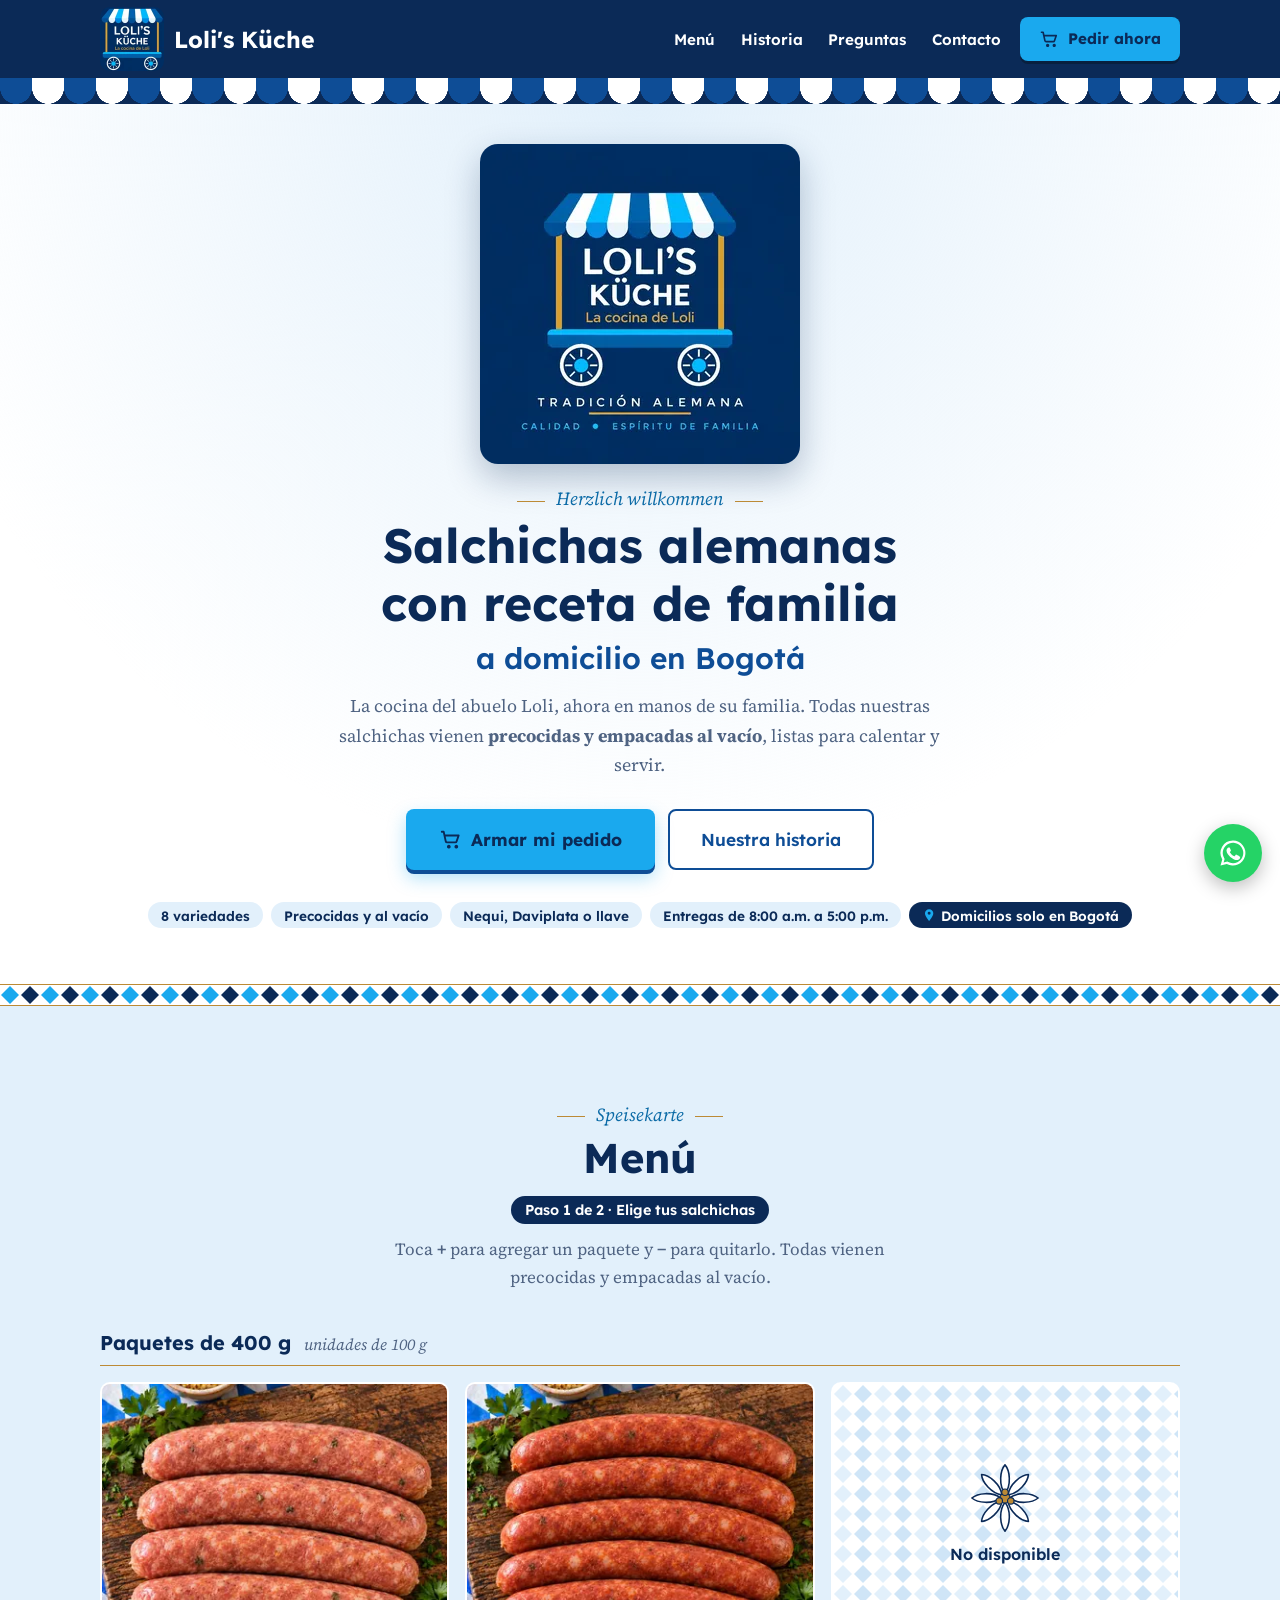
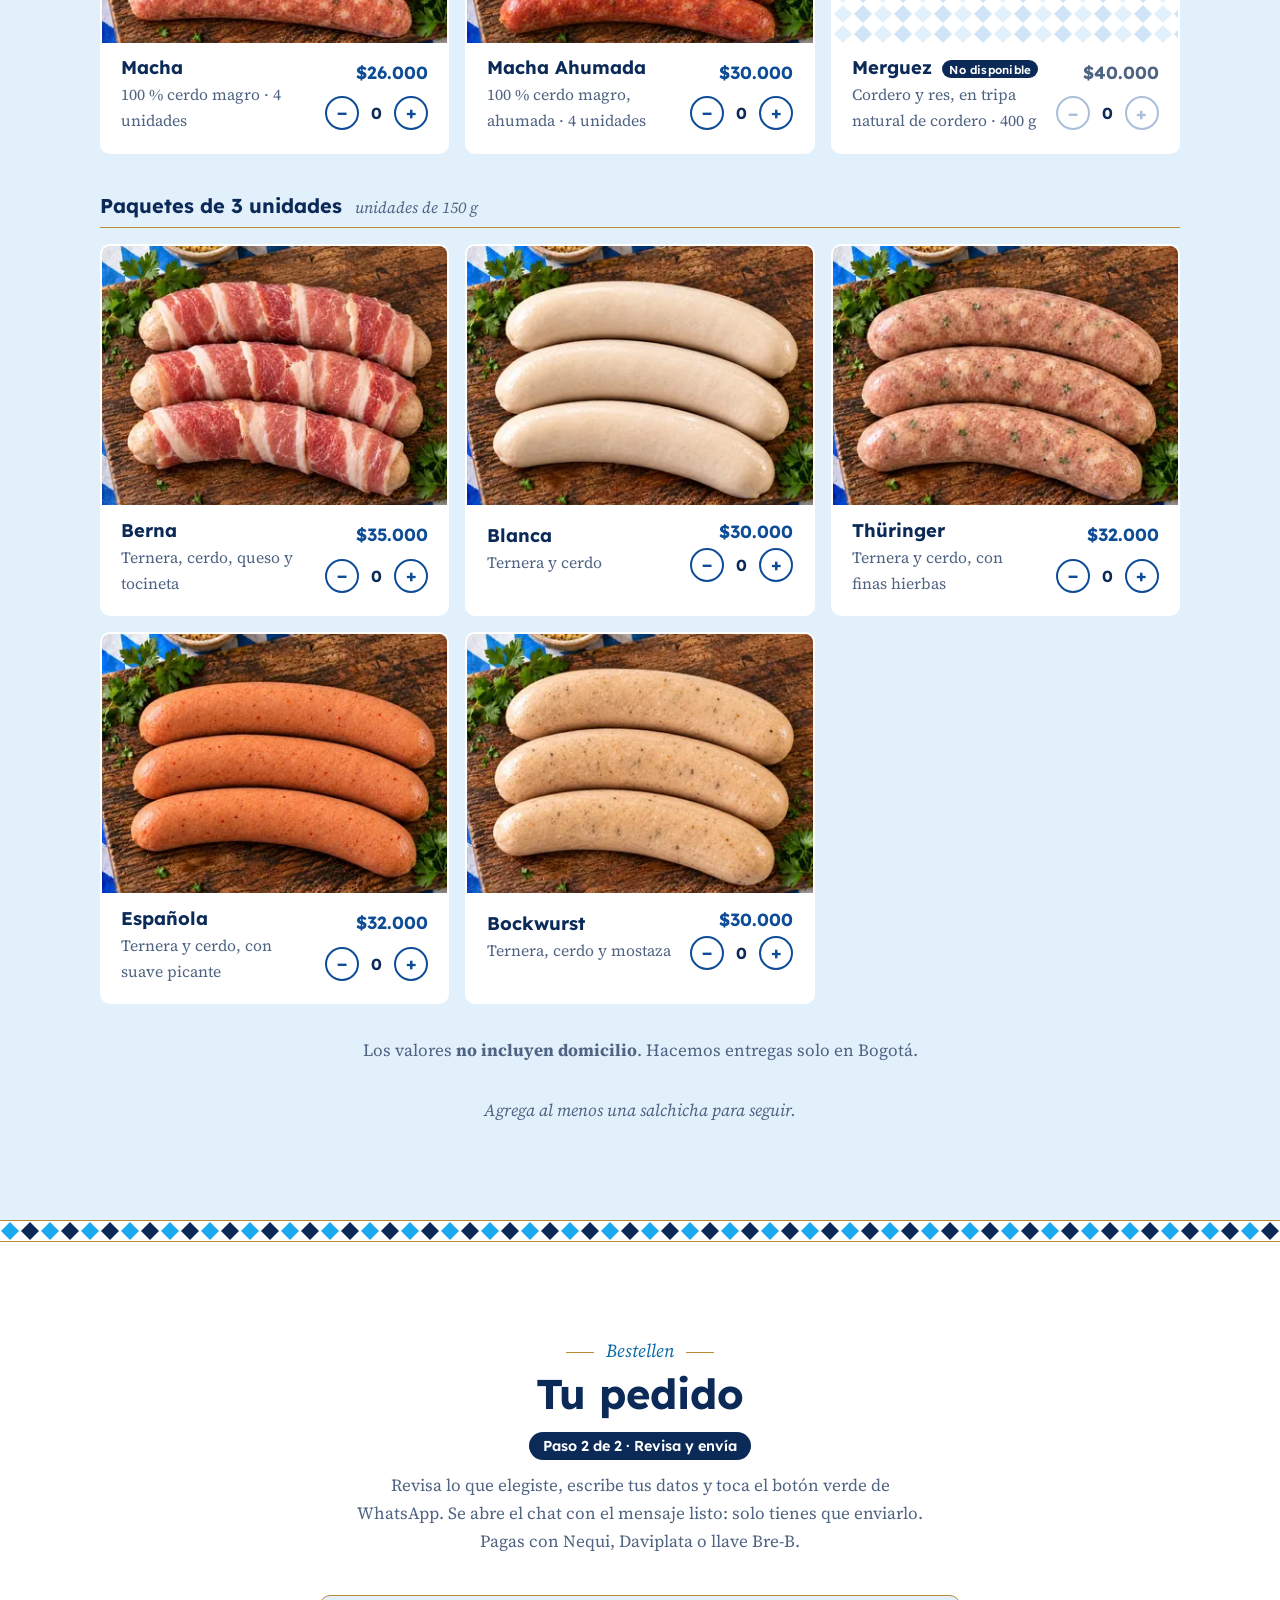
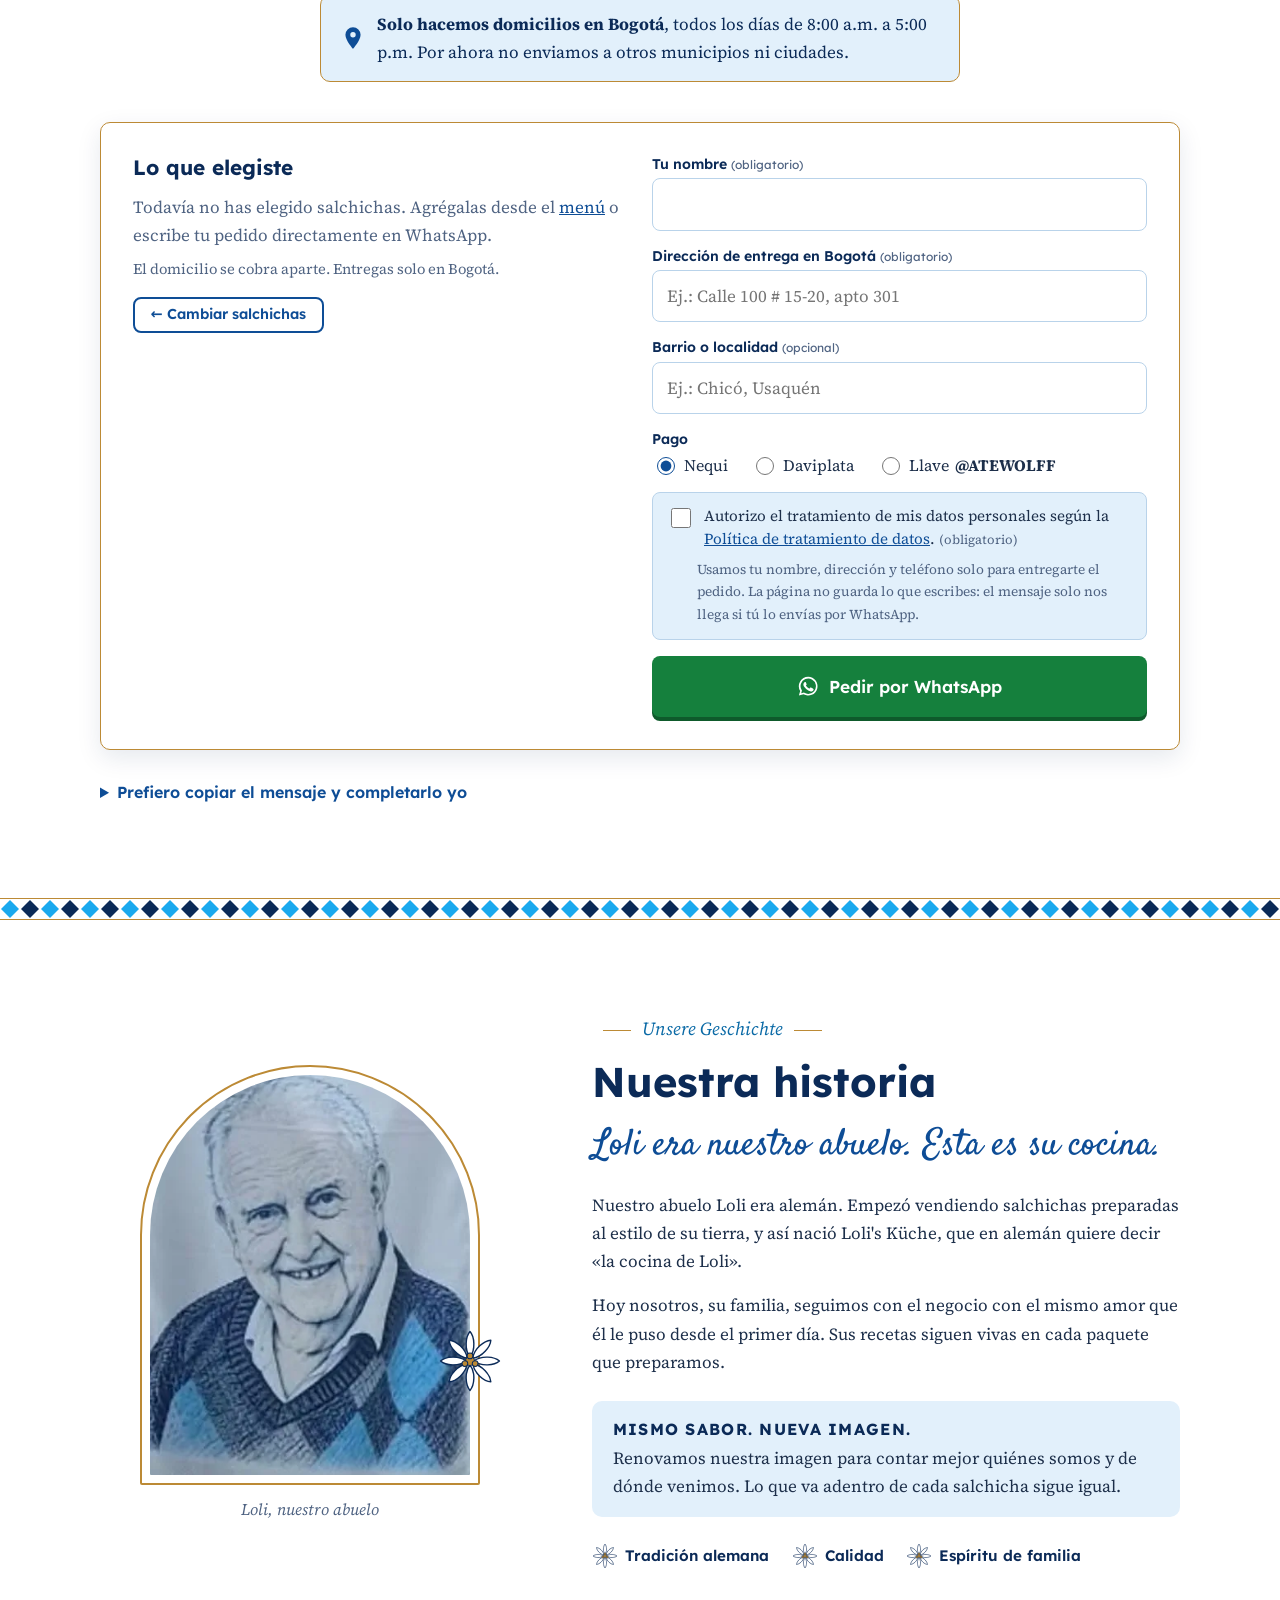
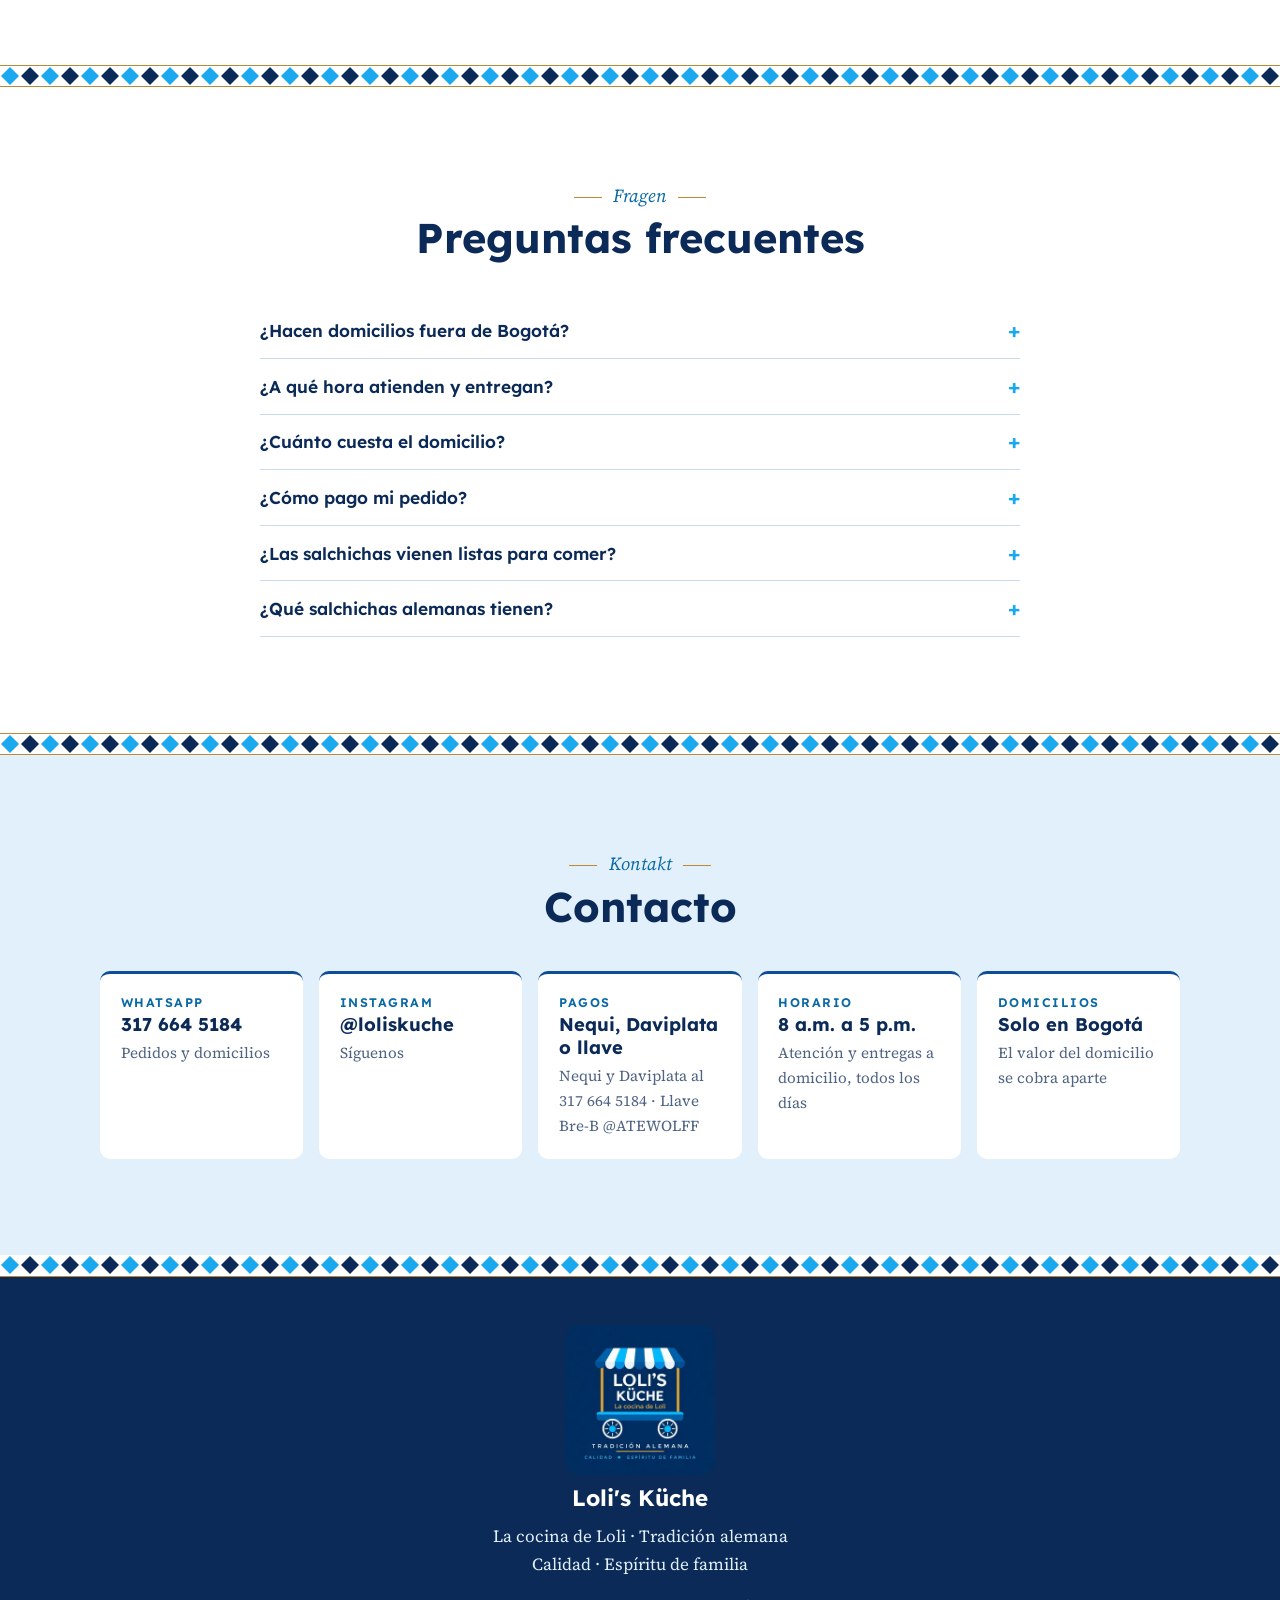
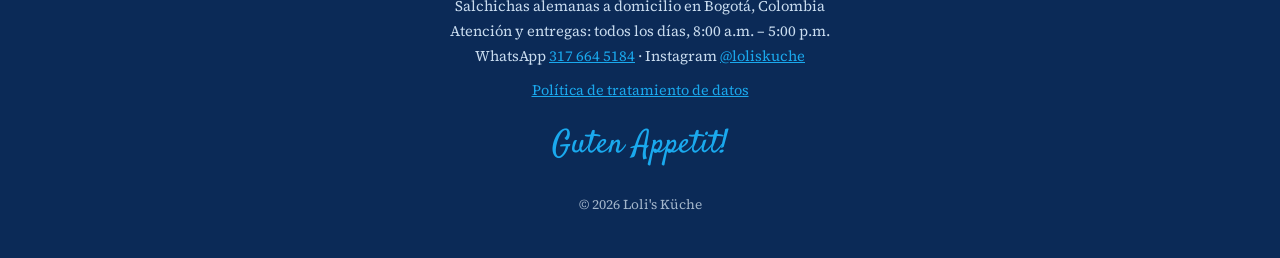
<file: index.html>
<!DOCTYPE html>
<html lang="es-CO">
<head>
  <meta charset="utf-8">
  <meta name="viewport" content="width=device-width, initial-scale=1">
  <title>Salchichas alemanas a domicilio en Bogotá | Loli's Küche</title>
  <meta name="description" content="Salchichas alemanas con receta de familia: Thüringer, Bockwurst, Berna, Merguez y más. Precocidas y al vacío. Domicilios en Bogotá. Pide por WhatsApp.">
  <meta name="robots" content="index, follow">
  <!-- Dirección oficial: https://loliskuche.com/ (cambiarla aquí, en el JSON-LD y en sitemap.xml si cambia) -->
  <link rel="canonical" href="https://loliskuche.com/">
  <meta name="theme-color" content="#0B2A57">
  <meta name="geo.region" content="CO-DC">
  <meta name="geo.placename" content="Bogotá">

  <meta property="og:type" content="website">
  <meta property="og:locale" content="es_CO">
  <meta property="og:site_name" content="Loli's Küche">
  <meta property="og:title" content="Salchichas alemanas a domicilio en Bogotá | Loli's Küche">
  <meta property="og:description" content="La cocina del abuelo Loli: salchichas alemanas con receta de familia, precocidas y al vacío. Pide por WhatsApp y paga con Nequi, Daviplata o llave Bre-B.">
  <meta property="og:url" content="https://loliskuche.com/">
  <meta property="og:image" content="https://loliskuche.com/img/marca/og-image.jpg">
  <meta property="og:image:width" content="1200">
  <meta property="og:image:height" content="630">
  <meta property="og:image:alt" content="Logo de Loli's Küche, salchichas alemanas en Bogotá">
  <meta name="twitter:card" content="summary_large_image">

  <link rel="icon" href="img/marca/logo-mark.png" type="image/png">
  <link rel="apple-touch-icon" href="img/marca/logo-mark.png">
  <link rel="preload" as="image" href="img/marca/logo-640.webp" imagesrcset="img/marca/logo-320.webp 320w, img/marca/logo-640.webp 640w" imagesizes="(max-width: 760px) 56vw, 320px" fetchpriority="high">

  <script type="application/ld+json">
  {
    "@context": "https://schema.org",
    "@type": "FoodEstablishment",
    "@id": "https://loliskuche.com/#negocio",
    "name": "Loli's Küche",
    "alternateName": "La cocina de Loli",
    "description": "Salchichas alemanas con receta de familia, precocidas y empacadas al vacío, con domicilio en Bogotá.",
    "url": "https://loliskuche.com/",
    "logo": "https://loliskuche.com/img/marca/logo.png",
    "image": "https://loliskuche.com/img/marca/og-image.jpg",
    "telephone": "+57 317 664 5184",
    "servesCuisine": "Alemana",
    "priceRange": "$26.000 - $40.000 COP",
    "currenciesAccepted": "COP",
    "paymentAccepted": "Nequi, Daviplata, Bre-B",
    "address": {
      "@type": "PostalAddress",
      "addressLocality": "Bogotá",
      "addressRegion": "Bogotá D.C.",
      "addressCountry": "CO"
    },
    "areaServed": { "@type": "City", "name": "Bogotá" },
    "openingHoursSpecification": [
      {
        "@type": "OpeningHoursSpecification",
        "dayOfWeek": ["Monday", "Tuesday", "Wednesday", "Thursday", "Friday", "Saturday", "Sunday"],
        "opens": "08:00",
        "closes": "17:00"
      }
    ],
    "sameAs": ["https://www.instagram.com/loliskuche/"],
    "hasMenu": {
      "@type": "Menu",
      "name": "Speisekarte",
      "inLanguage": "es-CO",
      "hasMenuSection": [
        {
          "@type": "MenuSection",
          "name": "Paquetes de 400 g",
          "hasMenuItem": [
            { "@type": "MenuItem", "name": "Macha", "image": "https://loliskuche.com/img/salchichas/macha.jpg", "description": "100 % cerdo magro · 4 unidades de 100 g", "offers": { "@type": "Offer", "price": "26000", "priceCurrency": "COP" } },
            { "@type": "MenuItem", "name": "Macha Ahumada", "image": "https://loliskuche.com/img/salchichas/macha-ahumada.jpg", "description": "100 % cerdo magro, ahumada · 4 unidades de 100 g", "offers": { "@type": "Offer", "price": "30000", "priceCurrency": "COP" } },
            { "@type": "MenuItem", "name": "Merguez", "description": "Cordero y res, en tripa natural de cordero · 400 g", "offers": { "@type": "Offer", "price": "40000", "priceCurrency": "COP", "availability": "https://schema.org/OutOfStock" } }
          ]
        },
        {
          "@type": "MenuSection",
          "name": "Paquetes de 3 unidades de 150 g",
          "hasMenuItem": [
            { "@type": "MenuItem", "name": "Berna", "image": "https://loliskuche.com/img/salchichas/berna.jpg", "description": "Ternera, cerdo, queso y tocineta", "offers": { "@type": "Offer", "price": "35000", "priceCurrency": "COP" } },
            { "@type": "MenuItem", "name": "Blanca", "image": "https://loliskuche.com/img/salchichas/blanca.jpg", "description": "Ternera y cerdo", "offers": { "@type": "Offer", "price": "30000", "priceCurrency": "COP" } },
            { "@type": "MenuItem", "name": "Thüringer", "image": "https://loliskuche.com/img/salchichas/thuringer.jpg", "description": "Ternera y cerdo, con finas hierbas", "offers": { "@type": "Offer", "price": "32000", "priceCurrency": "COP" } },
            { "@type": "MenuItem", "name": "Española", "image": "https://loliskuche.com/img/salchichas/espanola.jpg", "description": "Ternera y cerdo, con suave picante", "offers": { "@type": "Offer", "price": "32000", "priceCurrency": "COP" } },
            { "@type": "MenuItem", "name": "Bockwurst", "image": "https://loliskuche.com/img/salchichas/bockwurst.jpg", "description": "Ternera, cerdo y mostaza", "offers": { "@type": "Offer", "price": "30000", "priceCurrency": "COP" } }
          ]
        }
      ]
    }
  }
  </script>

  <link rel="preconnect" href="https://fonts.googleapis.com">
  <link rel="preconnect" href="https://fonts.gstatic.com" crossorigin>
  <link href="https://fonts.googleapis.com/css2?family=Lexend:wght@400;600;700&family=Satisfy&family=Source+Serif+4:ital,wght@0,400;0,600;1,400&display=swap" rel="stylesheet">
  <link rel="stylesheet" href="css/styles.css">
</head>
<body>

  <!-- Flor edelweiss reutilizable -->
  <svg class="sprite" width="0" height="0" aria-hidden="true">
    <symbol id="edelweiss" viewBox="-50 -50 100 100">
      <g fill="#fff" stroke="#0B2A57" stroke-width="2.2" stroke-linejoin="round">
        <path id="petal" d="M0-6 C-9-18 -7-38 0-46 C7-38 9-18 0-6Z"/>
        <use href="#petal" transform="rotate(45)"/>
        <use href="#petal" transform="rotate(90)"/>
        <use href="#petal" transform="rotate(135)"/>
        <use href="#petal" transform="rotate(180)"/>
        <use href="#petal" transform="rotate(225)"/>
        <use href="#petal" transform="rotate(270)"/>
        <use href="#petal" transform="rotate(315)"/>
      </g>
      <g fill="#BC8A35" stroke="#0B2A57" stroke-width="1.6">
        <circle r="7"/><circle cx="-8" cy="4" r="4.5"/><circle cx="8" cy="4" r="4.5"/><circle cy="-8" r="4.5"/>
      </g>
    </symbol>
    <symbol id="cart-icon" viewBox="0 0 24 24"><path fill="none" stroke="currentColor" stroke-width="2" stroke-linecap="round" stroke-linejoin="round" d="M3 4h2l2.2 10.2a1.5 1.5 0 0 0 1.5 1.2h8.6a1.5 1.5 0 0 0 1.5-1.1L21 8H6.2M9.5 20a1 1 0 1 0 0-.01M17.5 20a1 1 0 1 0 0-.01"/></symbol>
    <symbol id="home-icon" viewBox="0 0 24 24"><path fill="none" stroke="currentColor" stroke-width="2" stroke-linejoin="round" d="M3 11 12 3l9 8M5 9.5V21h5v-6h4v6h5V9.5"/></symbol>
    <symbol id="list-icon" viewBox="0 0 24 24"><path fill="none" stroke="currentColor" stroke-width="2" stroke-linecap="round" d="M8 6h13M8 12h13M8 18h13M3.5 6h.01M3.5 12h.01M3.5 18h.01"/></symbol>
    <symbol id="chat-icon" viewBox="0 0 24 24"><path fill="none" stroke="currentColor" stroke-width="2" stroke-linejoin="round" d="M4 5h16v11H9l-5 4V5z"/></symbol>
    <symbol id="help-icon" viewBox="0 0 24 24"><g fill="none" stroke="currentColor" stroke-width="2" stroke-linecap="round"><circle cx="12" cy="12" r="9"/><path d="M9.5 9.3a2.6 2.6 0 0 1 5 .9c0 1.7-2.5 2.2-2.5 3.8"/></g><circle cx="12" cy="17.2" r="1.2" fill="currentColor"/></symbol>
    <symbol id="pin-icon" viewBox="0 0 24 24"><path fill="currentColor" d="M12 2a7 7 0 0 0-7 7c0 5.2 7 13 7 13s7-7.8 7-13a7 7 0 0 0-7-7zm0 9.5A2.5 2.5 0 1 1 12 6.5a2.5 2.5 0 0 1 0 5z"/></symbol>
  </svg>

  <!-- ============ MENÚ SUPERIOR + TOLDO ============ -->
  <header class="topbar" id="top">
    <div class="topbar__inner wrap">
      <a href="#inicio" class="brand" aria-label="Loli's Küche, inicio">
        <img src="img/marca/logo-mark-128.webp" alt="" class="brand__logo" width="64" height="64" data-fallback="hide">
        <span class="brand__name">Loli's Küche</span>
      </a>
      <nav class="topbar__nav" id="navMenu" aria-label="Principal">
        <a href="#menu">Menú</a>
        <a href="#nuestra-historia">Historia</a>
        <a href="#preguntas">Preguntas</a>
        <a href="#contacto">Contacto</a>
      </nav>
      <a href="#menu" class="btn btn--cta" id="navCta" data-order-link data-section="pedidos">
        <svg aria-hidden="true"><use href="#cart-icon"/></svg>
        <span>Pedir<span class="cta-extra"> ahora</span></span>
        <span class="cta-count" id="ctaCount" hidden>0</span>
      </a>
    </div>
    <div class="awning" aria-hidden="true"></div>
  </header>

  <main>

    <!-- ============ INICIO ============ -->
    <section class="hero" id="inicio">
      <div class="wrap hero__inner">
        <img src="img/marca/logo-640.webp" srcset="img/marca/logo-320.webp 320w, img/marca/logo-640.webp 640w" sizes="(max-width: 760px) 56vw, 320px" alt="Logo de Loli's Küche, la cocina de Loli: carrito azul y blanco de salchichas alemanas sobre fondo azul marino" class="hero__logo" width="640" height="640" fetchpriority="high" data-fallback="wordmark">
        <div class="hero__wordmark" hidden>
          <span>Loli's</span><span>Küche</span>
        </div>
        <p class="eyebrow">Herzlich willkommen</p>
        <h1 class="hero__title">Salchichas alemanas con receta de familia <span>a domicilio en Bogotá</span></h1>
        <p class="hero__lead">La cocina del abuelo Loli, ahora en manos de su familia. Todas nuestras salchichas vienen <strong>precocidas y empacadas al vacío</strong>, listas para calentar y servir.</p>
        <div class="hero__actions">
          <a href="#menu" class="btn btn--cta btn--lg">
            <svg aria-hidden="true"><use href="#cart-icon"/></svg>
            Armar mi pedido
          </a>
          <a href="#nuestra-historia" class="btn btn--ghost btn--lg">Nuestra historia</a>
        </div>
        <ul class="badges">
          <li>8 variedades</li>
          <li>Precocidas y al vacío</li>
          <li>Nequi, Daviplata o llave</li>
          <li>Entregas de 8:00 a.m. a 5:00 p.m.</li>
          <li class="badge--city"><svg aria-hidden="true"><use href="#pin-icon"/></svg>Domicilios solo en Bogotá</li>
        </ul>
      </div>
    </section>

    <div class="rauten" aria-hidden="true"></div>

    <!-- ============ MENÚ ============ -->
    <section class="section section--pale" id="menu">
      <div class="wrap">
        <header class="section__head">
          <p class="eyebrow">Speisekarte</p>
          <h2 class="section__title">Menú</h2>
          <p class="step-pill">Paso 1 de 2 · Elige tus salchichas</p>
          <p class="section__sub">Toca <strong>+</strong> para agregar un paquete y <strong>−</strong> para quitarlo. Todas vienen precocidas y empacadas al vacío.</p>
        </header>

        <div class="menu-group">
          <h3 class="menu-group__title">Paquetes de 400 g <span>unidades de 100 g</span></h3>
          <ul class="menu-list">
            <li class="item" data-name="Macha" data-price="26000">
              <img class="item__photo" src="img/salchichas/macha.webp" srcset="img/salchichas/macha-360.webp 360w, img/salchichas/macha.webp 720w" sizes="(max-width: 760px) 92vw, 340px" width="720" height="720" loading="lazy" decoding="async" alt="Cuatro salchichas Macha de cerdo magro sobre tabla de madera, con mostaza y perejil">
              <div class="item__info">
                <h4>Macha</h4>
                <p>100 % cerdo magro · 4 unidades</p>
              </div>
              <p class="item__price">$26.000</p>
              <div class="qty" role="group" aria-label="Cantidad de Macha">
                <button type="button" class="qty__btn" data-step="-1" aria-label="Quitar un paquete de Macha">−</button>
                <output class="qty__val">0</output>
                <button type="button" class="qty__btn" data-step="1" aria-label="Agregar un paquete de Macha">+</button>
              </div>
            </li>
            <li class="item" data-name="Macha Ahumada" data-price="30000">
              <img class="item__photo" src="img/salchichas/macha-ahumada.webp" srcset="img/salchichas/macha-ahumada-360.webp 360w, img/salchichas/macha-ahumada.webp 720w" sizes="(max-width: 760px) 92vw, 340px" width="720" height="720" loading="lazy" decoding="async" alt="Salchichas Macha Ahumada de color rojo oscuro sobre tabla de madera, con mostaza">
              <div class="item__info">
                <h4>Macha Ahumada</h4>
                <p>100 % cerdo magro, ahumada · 4 unidades</p>
              </div>
              <p class="item__price">$30.000</p>
              <div class="qty" role="group" aria-label="Cantidad de Macha Ahumada">
                <button type="button" class="qty__btn" data-step="-1" aria-label="Quitar un paquete de Macha Ahumada">−</button>
                <output class="qty__val">0</output>
                <button type="button" class="qty__btn" data-step="1" aria-label="Agregar un paquete de Macha Ahumada">+</button>
              </div>
            </li>
            <li class="item item--unavailable" data-name="Merguez" data-price="40000">
              <div class="item__photo item__photo--empty" aria-hidden="true"><svg class="edelweiss edelweiss--lg"><use href="#edelweiss"/></svg><span>No disponible</span></div>
              <div class="item__info">
                <h4>Merguez <span class="soldout">No disponible</span></h4>
                <p>Cordero y res, en tripa natural de cordero · 400 g</p>
              </div>
              <p class="item__price">$40.000</p>
              <div class="qty" role="group" aria-label="Merguez no disponible por ahora">
                <button type="button" class="qty__btn" data-step="-1" disabled aria-label="Quitar un paquete de Merguez">−</button>
                <output class="qty__val">0</output>
                <button type="button" class="qty__btn" data-step="1" disabled aria-label="Agregar un paquete de Merguez (no disponible)">+</button>
              </div>
            </li>
          </ul>
        </div>

        <div class="menu-group">
          <h3 class="menu-group__title">Paquetes de 3 unidades <span>unidades de 150 g</span></h3>
          <ul class="menu-list">
            <li class="item" data-name="Berna" data-price="35000">
              <img class="item__photo" src="img/salchichas/berna.webp" srcset="img/salchichas/berna-360.webp 360w, img/salchichas/berna.webp 720w" sizes="(max-width: 760px) 92vw, 340px" width="720" height="720" loading="lazy" decoding="async" alt="Tres salchichas Berna envueltas en tocineta sobre tabla de madera, con mostaza y perejil">
              <div class="item__info">
                <h4>Berna</h4>
                <p>Ternera, cerdo, queso y tocineta</p>
              </div>
              <p class="item__price">$35.000</p>
              <div class="qty" role="group" aria-label="Cantidad de Berna">
                <button type="button" class="qty__btn" data-step="-1" aria-label="Quitar un paquete de Berna">−</button>
                <output class="qty__val">0</output>
                <button type="button" class="qty__btn" data-step="1" aria-label="Agregar un paquete de Berna">+</button>
              </div>
            </li>
            <li class="item" data-name="Blanca" data-price="30000">
              <img class="item__photo" src="img/salchichas/blanca.webp" srcset="img/salchichas/blanca-360.webp 360w, img/salchichas/blanca.webp 720w" sizes="(max-width: 760px) 92vw, 340px" width="720" height="720" loading="lazy" decoding="async" alt="Tres salchichas blancas de ternera y cerdo sobre tabla de madera, con mostaza">
              <div class="item__info">
                <h4>Blanca</h4>
                <p>Ternera y cerdo</p>
              </div>
              <p class="item__price">$30.000</p>
              <div class="qty" role="group" aria-label="Cantidad de Blanca">
                <button type="button" class="qty__btn" data-step="-1" aria-label="Quitar un paquete de Blanca">−</button>
                <output class="qty__val">0</output>
                <button type="button" class="qty__btn" data-step="1" aria-label="Agregar un paquete de Blanca">+</button>
              </div>
            </li>
            <li class="item" data-name="Thüringer" data-price="32000">
              <img class="item__photo" src="img/salchichas/thuringer.webp" srcset="img/salchichas/thuringer-360.webp 360w, img/salchichas/thuringer.webp 720w" sizes="(max-width: 760px) 92vw, 340px" width="720" height="720" loading="lazy" decoding="async" alt="Tres salchichas Thüringer con finas hierbas sobre tabla de madera, con mostaza y perejil">
              <div class="item__info">
                <h4>Thüringer</h4>
                <p>Ternera y cerdo, con finas hierbas</p>
              </div>
              <p class="item__price">$32.000</p>
              <div class="qty" role="group" aria-label="Cantidad de Thüringer">
                <button type="button" class="qty__btn" data-step="-1" aria-label="Quitar un paquete de Thüringer">−</button>
                <output class="qty__val">0</output>
                <button type="button" class="qty__btn" data-step="1" aria-label="Agregar un paquete de Thüringer">+</button>
              </div>
            </li>
            <li class="item" data-name="Española" data-price="32000">
              <img class="item__photo" src="img/salchichas/espanola.webp" srcset="img/salchichas/espanola-360.webp 360w, img/salchichas/espanola.webp 720w" sizes="(max-width: 760px) 92vw, 340px" width="720" height="720" loading="lazy" decoding="async" alt="Tres salchichas Española con suave picante sobre tabla de madera, con mostaza">
              <div class="item__info">
                <h4>Española</h4>
                <p>Ternera y cerdo, con suave picante</p>
              </div>
              <p class="item__price">$32.000</p>
              <div class="qty" role="group" aria-label="Cantidad de Española">
                <button type="button" class="qty__btn" data-step="-1" aria-label="Quitar un paquete de Española">−</button>
                <output class="qty__val">0</output>
                <button type="button" class="qty__btn" data-step="1" aria-label="Agregar un paquete de Española">+</button>
              </div>
            </li>
            <li class="item" data-name="Bockwurst" data-price="30000">
              <img class="item__photo" src="img/salchichas/bockwurst.webp" srcset="img/salchichas/bockwurst-360.webp 360w, img/salchichas/bockwurst.webp 720w" sizes="(max-width: 760px) 92vw, 340px" width="720" height="720" loading="lazy" decoding="async" alt="Tres salchichas Bockwurst de ternera, cerdo y mostaza sobre tabla de madera, con mostaza">
              <div class="item__info">
                <h4>Bockwurst</h4>
                <p>Ternera, cerdo y mostaza</p>
              </div>
              <p class="item__price">$30.000</p>
              <div class="qty" role="group" aria-label="Cantidad de Bockwurst">
                <button type="button" class="qty__btn" data-step="-1" aria-label="Quitar un paquete de Bockwurst">−</button>
                <output class="qty__val">0</output>
                <button type="button" class="qty__btn" data-step="1" aria-label="Agregar un paquete de Bockwurst">+</button>
              </div>
            </li>
          </ul>
        </div>

        <p class="note">Los valores <strong>no incluyen domicilio</strong>. Hacemos entregas solo en Bogotá.</p>

        <div class="menu-next">
          <p class="menu-next__hint" id="menuNextHint">Agrega al menos una salchicha para seguir.</p>
          <a href="#pedidos" class="btn btn--cta btn--lg" id="menuNext" hidden>Listo, seguir al paso 2 →</a>
        </div>
      </div>
    </section>

    <div class="rauten" aria-hidden="true"></div>

    <!-- ============ PEDIDOS ============ -->
    <section class="section" id="pedidos">
      <div class="wrap">
        <header class="section__head">
          <p class="eyebrow">Bestellen</p>
          <h2 class="section__title">Tu pedido</h2>
          <p class="step-pill">Paso 2 de 2 · Revisa y envía</p>
          <p class="section__sub">Revisa lo que elegiste, escribe tus datos y toca el botón verde de WhatsApp. Se abre el chat con el mensaje listo: solo tienes que enviarlo. Pagas con Nequi, Daviplata o llave Bre-B.</p>
        </header>

        <p class="city-notice">
          <svg aria-hidden="true"><use href="#pin-icon"/></svg>
          <span><strong>Solo hacemos domicilios en Bogotá</strong>, todos los días de 8:00 a.m. a 5:00 p.m. Por ahora no enviamos a otros municipios ni ciudades.</span>
        </p>

        <div class="order">
          <div class="order__summary">
            <h3>Lo que elegiste</h3>
            <ul class="order__lines" id="orderLines"></ul>
            <p class="order__empty" id="orderEmpty">Todavía no has elegido salchichas. Agrégalas desde el <a href="#menu">menú</a> o escribe tu pedido directamente en WhatsApp.</p>
            <p class="order__total" id="orderTotalRow" hidden>
              <span>Total productos</span><strong id="orderTotal">$0</strong>
            </p>
            <p class="order__hint">El domicilio se cobra aparte. Entregas solo en Bogotá.</p>
            <a href="#menu" class="btn btn--ghost btn--sm order__change">← Cambiar salchichas</a>
          </div>

          <form class="order__form" id="orderForm">
            <div class="field">
              <label for="oName">Tu nombre <span class="req">(obligatorio)</span></label>
              <input id="oName" name="name" type="text" autocomplete="name">
            </div>
            <div class="field">
              <label for="oAddress">Dirección de entrega en Bogotá <span class="req">(obligatorio)</span></label>
              <input id="oAddress" name="address" type="text" autocomplete="address-line1" placeholder="Ej.: Calle 100 # 15-20, apto 301">
            </div>
            <div class="field">
              <label for="oBarrio">Barrio o localidad <span class="optional">(opcional)</span></label>
              <input id="oBarrio" name="barrio" type="text" placeholder="Ej.: Chicó, Usaquén">
            </div>
            <fieldset class="field field--radio">
              <legend>Pago</legend>
              <label><input type="radio" name="pay" value="Nequi" checked> Nequi</label>
              <label><input type="radio" name="pay" value="Daviplata"> Daviplata</label>
              <label><input type="radio" name="pay" value="Llave Bre-B @ATEWOLFF"> Llave <strong>@ATEWOLFF</strong></label>
            </fieldset>
            <div class="consent">
              <label>
                <input type="checkbox" id="oConsent" name="consent">
                <span>Autorizo el tratamiento de mis datos personales según la <a href="privacidad.html" target="_blank" rel="noopener">Política de tratamiento de datos</a>. <span class="req">(obligatorio)</span></span>
              </label>
              <p class="consent__note">Usamos tu nombre, dirección y teléfono solo para entregarte el pedido. La página no guarda lo que escribes: el mensaje solo nos llega si tú lo envías por WhatsApp.</p>
            </div>
            <p class="order__error" id="orderError" role="alert" hidden></p>
            <a class="btn btn--wa btn--block btn--lg" id="sendOrder" aria-label="Enviar mi pedido por WhatsApp" href="https://wa.me/573176645184" target="_blank" rel="noopener">
              <svg aria-hidden="true"><use href="#wa-icon"/></svg>
              Pedir por WhatsApp
            </a>
          </form>
        </div>

        <details class="template" id="templateBox">
          <summary>Prefiero copiar el mensaje y completarlo yo</summary>
          <p class="template__help">El mensaje se llena solo con lo que elegiste en el menú y con tus datos. Puedes cambiar lo que quieras aquí antes de copiarlo o enviarlo.</p>
          <label class="sr-only" for="messageText">Mensaje del pedido</label>
          <textarea id="messageText" rows="11" spellcheck="true"></textarea>
          <div class="template__actions">
            <button type="button" class="btn btn--blue btn--sm" id="copyTemplate">Copiar mensaje</button>
            <a class="btn btn--ghost btn--sm" id="sendTemplate" href="https://wa.me/573176645184" target="_blank" rel="noopener">Enviar este mensaje</a>
            <button type="button" class="btn btn--ghost btn--sm" id="resetTemplate" hidden>Volver a llenarlo con mi pedido</button>
          </div>
          <p class="copy-msg" id="copyMsg" role="status" aria-live="polite"></p>
        </details>
      </div>
    </section>

    <div class="rauten" aria-hidden="true"></div>

    <!-- ============ HISTORIA ============ -->
    <section class="section" id="nuestra-historia">
      <div class="wrap story">
        <figure class="story__figure">
          <div class="arch">
            <img src="img/historia/abuelo.webp" srcset="img/historia/abuelo-400.webp 400w, img/historia/abuelo.webp 568w" sizes="(max-width: 760px) 86vw, 324px" alt="Retrato dibujado del abuelo Loli, fundador de Loli's Küche, sonriente y con su suéter de rombos azules" width="568" height="692" loading="lazy" decoding="async" data-fallback="arch">
            <div class="arch__empty" hidden>
              <svg class="edelweiss edelweiss--lg" aria-hidden="true"><use href="#edelweiss"/></svg>
              <span>Foto del abuelo Loli</span>
            </div>
          </div>
          <svg class="edelweiss story__flower" aria-hidden="true"><use href="#edelweiss"/></svg>
          <figcaption>Loli, nuestro abuelo</figcaption>
        </figure>

        <div class="story__text">
          <p class="eyebrow">Unsere Geschichte</p>
          <h2 class="section__title">Nuestra historia</h2>
          <blockquote class="story__quote">Loli era nuestro abuelo. Esta es su cocina.</blockquote>
          <p>Nuestro abuelo Loli era alemán. Empezó vendiendo salchichas preparadas al estilo de su tierra, y así nació Loli's Küche, que en alemán quiere decir «la cocina de Loli».</p>
          <p>Hoy nosotros, su familia, seguimos con el negocio con el mismo amor que él le puso desde el primer día. Sus recetas siguen vivas en cada paquete que preparamos.</p>

          <div class="renewed">
            <p class="renewed__title">Mismo sabor. Nueva imagen.</p>
            <p>Renovamos nuestra imagen para contar mejor quiénes somos y de dónde venimos. Lo que va adentro de cada salchicha sigue igual.</p>
          </div>

          <ul class="values">
            <li><svg class="edelweiss" aria-hidden="true"><use href="#edelweiss"/></svg>Tradición alemana</li>
            <li><svg class="edelweiss" aria-hidden="true"><use href="#edelweiss"/></svg>Calidad</li>
            <li><svg class="edelweiss" aria-hidden="true"><use href="#edelweiss"/></svg>Espíritu de familia</li>
          </ul>
        </div>
      </div>
    </section>

    <div class="rauten" aria-hidden="true"></div>

    <!-- ============ PREGUNTAS FRECUENTES ============ -->
    <section class="section" id="preguntas">
      <div class="wrap faq">
        <header class="section__head">
          <p class="eyebrow">Fragen</p>
          <h2 class="section__title">Preguntas frecuentes</h2>
        </header>
        <details>
          <summary>¿Hacen domicilios fuera de Bogotá?</summary>
          <p>No. Por ahora solo hacemos domicilios dentro de Bogotá.</p>
        </details>
        <details>
          <summary>¿A qué hora atienden y entregan?</summary>
          <p>Atendemos pedidos y hacemos entregas a domicilio todos los días de 8:00 a.m. a 5:00 p.m.</p>
        </details>
        <details>
          <summary>¿Cuánto cuesta el domicilio?</summary>
          <p>El valor del domicilio no está incluido en los precios del menú y se cobra aparte. Te lo confirmamos por WhatsApp cuando recibimos tu pedido.</p>
        </details>
        <details>
          <summary>¿Cómo pago mi pedido?</summary>
          <p>Con Nequi o Daviplata, al mismo número de WhatsApp (317 664 5184), o con transferencia a la llave Bre-B <strong>@ATEWOLFF</strong> desde la aplicación de tu banco.</p>
        </details>
        <details>
          <summary>¿Las salchichas vienen listas para comer?</summary>
          <p>Todas nuestras salchichas alemanas vienen precocidas y empacadas al vacío, listas para calentar y servir.</p>
        </details>
        <details>
          <summary>¿Qué salchichas alemanas tienen?</summary>
          <p>Tenemos 8 variedades: Macha, Macha Ahumada, Merguez, Berna, Blanca, Thüringer, Española y Bockwurst. Por ahora la Merguez no está disponible. Mira ingredientes y precios en el <a href="#menu">menú</a>.</p>
        </details>
      </div>
    </section>

    <div class="rauten" aria-hidden="true"></div>

    <!-- ============ CONTACTO ============ -->
    <section class="section section--pale" id="contacto">
      <div class="wrap">
        <header class="section__head">
          <p class="eyebrow">Kontakt</p>
          <h2 class="section__title">Contacto</h2>
        </header>
        <div class="contact">
          <a class="contact__card" href="https://wa.me/573176645184" target="_blank" rel="noopener">
            <span class="contact__label">WhatsApp</span>
            <strong>317 664 5184</strong>
            <span>Pedidos y domicilios</span>
          </a>
          <a class="contact__card" href="https://www.instagram.com/loliskuche/" target="_blank" rel="noopener">
            <span class="contact__label">Instagram</span>
            <strong>@loliskuche</strong>
            <span>Síguenos</span>
          </a>
          <div class="contact__card">
            <span class="contact__label">Pagos</span>
            <strong>Nequi, Daviplata o llave</strong>
            <span>Nequi y Daviplata al 317 664 5184 · Llave Bre-B @ATEWOLFF</span>
          </div>
          <div class="contact__card">
            <span class="contact__label">Horario</span>
            <strong>8 a.m. a 5 p.m.</strong>
            <span>Atención y entregas a domicilio, todos los días</span>
          </div>
          <div class="contact__card">
            <span class="contact__label">Domicilios</span>
            <strong>Solo en Bogotá</strong>
            <span>El valor del domicilio se cobra aparte</span>
          </div>
        </div>
      </div>
    </section>

  </main>

  <!-- ============ PIE ============ -->
  <footer class="footer">
    <div class="rauten rauten--footer" aria-hidden="true"></div>
    <div class="wrap footer__inner">
      <img src="img/marca/logo-320.webp" alt="Logo de Loli's Küche" class="footer__logo" width="320" height="320" loading="lazy" decoding="async" data-fallback="hide">
      <p class="footer__name">Loli's Küche</p>
      <p>La cocina de Loli · Tradición alemana<br>Calidad · Espíritu de familia</p>
      <address class="footer__nap">
        Salchichas alemanas a domicilio en Bogotá, Colombia<br>
        Atención y entregas: todos los días, 8:00 a.m. – 5:00 p.m.<br>
        WhatsApp <a href="https://wa.me/573176645184" target="_blank" rel="noopener">317 664 5184</a> ·
        Instagram <a href="https://www.instagram.com/loliskuche/" target="_blank" rel="noopener">@loliskuche</a>
      </address>
      <p class="footer__legal"><a href="privacidad.html">Política de tratamiento de datos</a></p>
      <p class="footer__bye">Guten Appetit!</p>
      <p class="footer__copy">© <span id="year">2026</span> Loli's Küche</p>
    </div>
  </footer>

  <!-- ============ WHATSAPP FLOTANTE ============ -->
  <svg class="sprite" width="0" height="0" aria-hidden="true">
    <symbol id="wa-icon" viewBox="0 0 24 24"><path fill="currentColor" d="M12 2a10 10 0 0 0-8.6 15.1L2 22l5-1.3A10 10 0 1 0 12 2zm0 18.2a8.2 8.2 0 0 1-4.2-1.2l-.3-.2-3 .8.8-2.9-.2-.3A8.2 8.2 0 1 1 12 20.2zm4.5-6.1c-.2-.1-1.5-.7-1.7-.8s-.4-.1-.6.1-.6.8-.8 1-.3.2-.5.1a6.7 6.7 0 0 1-3.3-2.9c-.3-.4.2-.4.7-1.4.1-.2 0-.3 0-.4l-.8-1.8c-.2-.5-.4-.4-.6-.4h-.5a1 1 0 0 0-.7.3 3 3 0 0 0-.9 2.2 5.2 5.2 0 0 0 1.1 2.8 11.9 11.9 0 0 0 4.6 4c1.7.7 2.4.8 3.2.7a2.8 2.8 0 0 0 1.8-1.3 2.3 2.3 0 0 0 .2-1.3c-.1-.1-.3-.2-.5-.3z"/></symbol>
  </svg>
  <aside aria-label="Accesos rápidos">
  <a class="wa-float" id="waFloat" href="https://wa.me/573176645184" target="_blank" rel="noopener" aria-label="Escríbenos por WhatsApp">
    <svg aria-hidden="true"><use href="#wa-icon"/></svg>
  </a>

  <!-- Barra de navegación inferior (solo celular) -->
  <nav class="tabbar" aria-label="Secciones">
    <a href="#inicio" data-section="inicio"><svg aria-hidden="true"><use href="#home-icon"/></svg>Inicio</a>
    <a href="#menu" data-section="menu"><svg aria-hidden="true"><use href="#list-icon"/></svg>Menú</a>
    <a href="#menu" data-section="pedidos" data-order-link class="tabbar__cta" id="tabCta"><span class="tabbar__icon"><svg aria-hidden="true"><use href="#cart-icon"/></svg><span class="tabbar__badge" id="tabCount" hidden>0</span></span>Mi pedido</a>
    <a href="#preguntas" data-section="preguntas"><svg aria-hidden="true"><use href="#help-icon"/></svg>Preguntas</a>
    <a href="#contacto" data-section="contacto"><svg aria-hidden="true"><use href="#chat-icon"/></svg>Contacto</a>
  </nav>

  <!-- Señal para bajar: se esconde al empezar a bajar -->
  <button type="button" class="scroll-hint" id="scrollHint">
    Baja para ver más
    <svg aria-hidden="true" viewBox="0 0 24 24"><path fill="none" stroke="currentColor" stroke-width="2.5" stroke-linecap="round" stroke-linejoin="round" d="m6 9 6 6 6-6"/></svg>
  </button>

  <!-- Aviso corto al agregar o quitar -->
  <div class="toast" id="toast" role="status" aria-live="polite" hidden></div>

  <!-- Barra de pedido: aparece al elegir salchichas -->
  <div class="cart-bar" id="cartBar" hidden>
    <span class="cart-bar__info"><strong id="cartBarCount">0 paquetes</strong> · <span id="cartBarTotal">$0</span></span>
    <a href="#pedidos" class="btn btn--cta btn--sm">Terminar pedido</a>
  </div>
  </aside>

  <script src="js/main.js"></script>
</body>
</html>
</file>
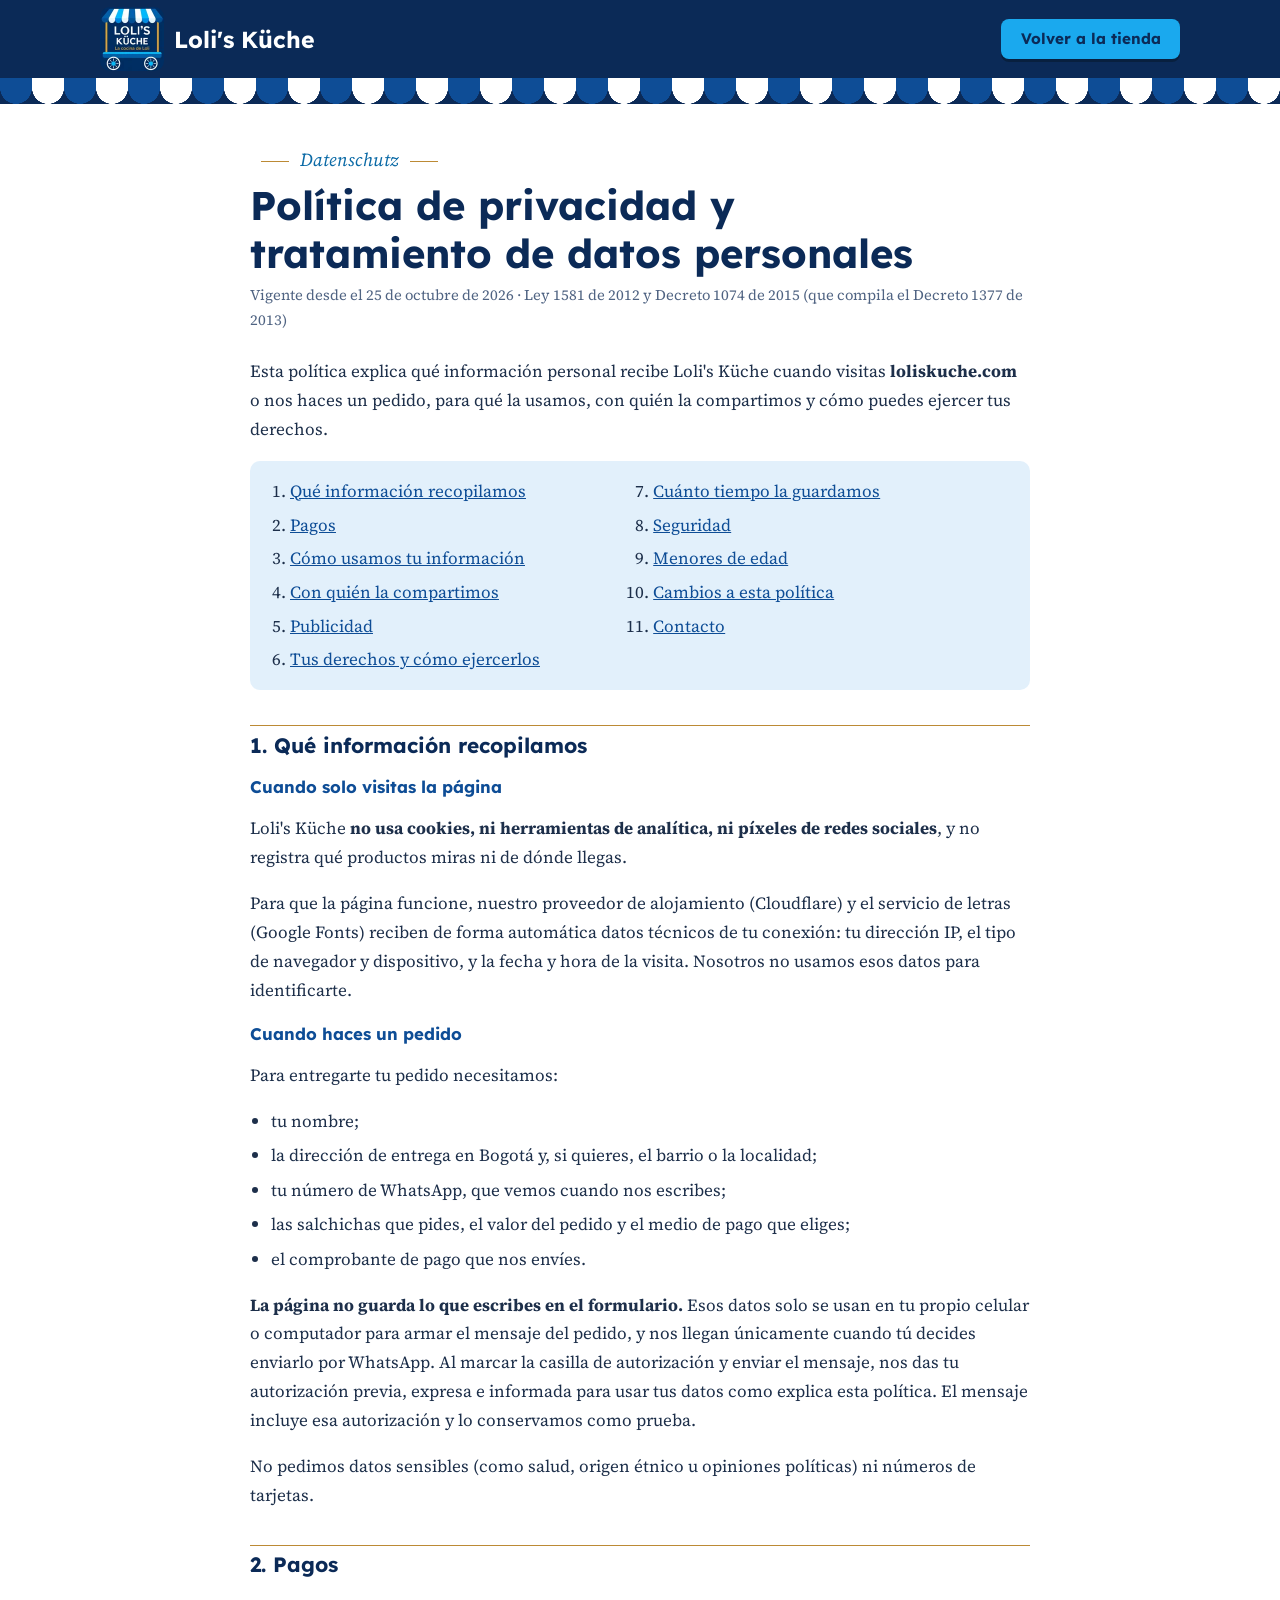
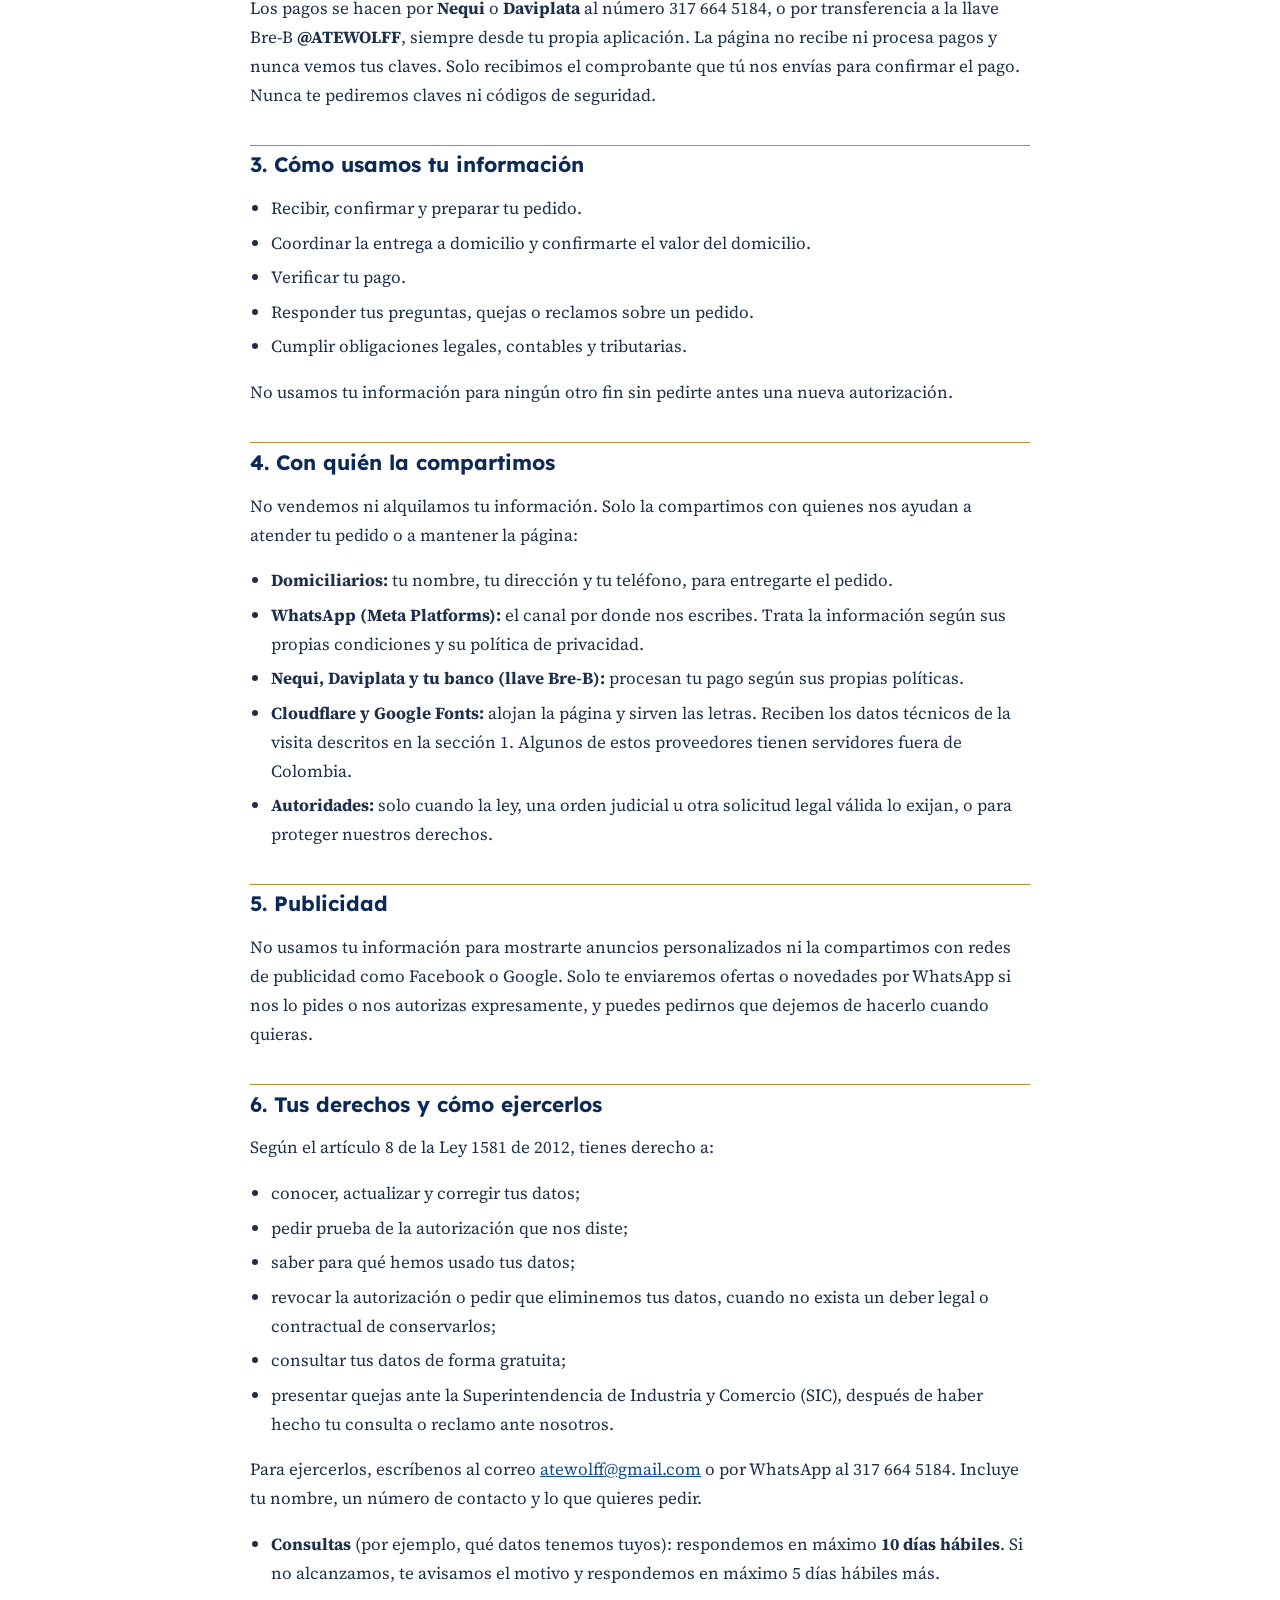
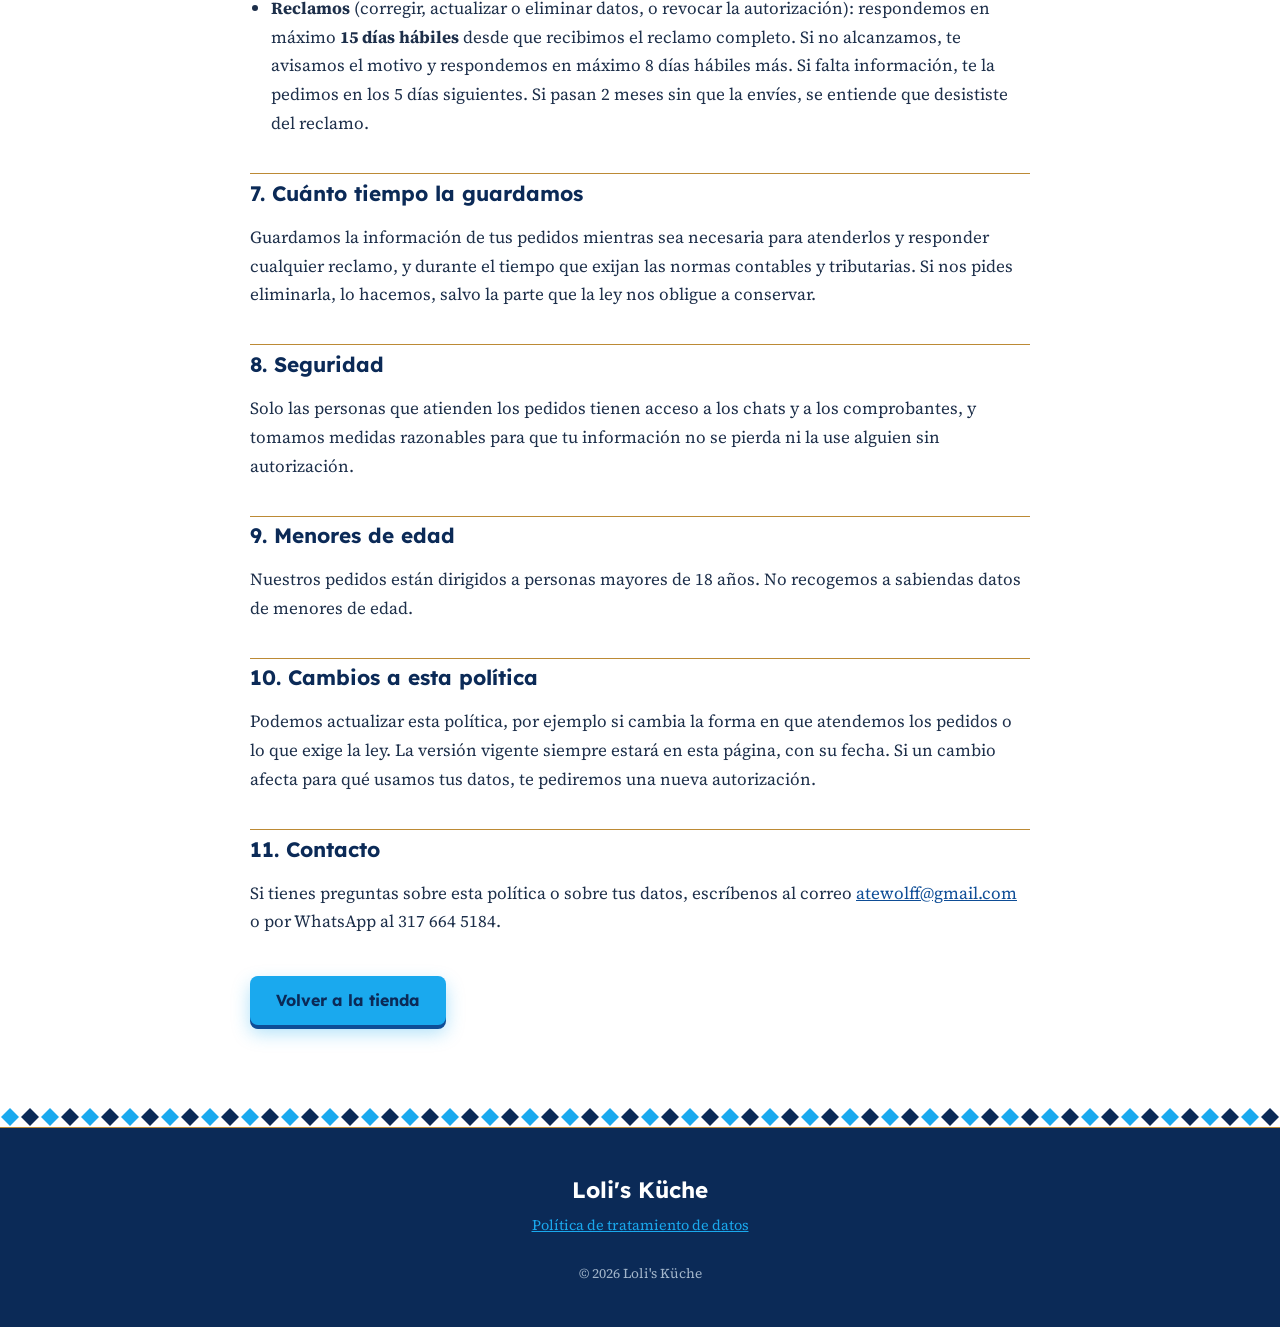
<file: privacidad.html>
<!DOCTYPE html>
<html lang="es-CO">
<head>
  <meta charset="utf-8">
  <meta name="viewport" content="width=device-width, initial-scale=1">
  <title>Política de privacidad | Loli's Küche</title>
  <meta name="description" content="Política de tratamiento de datos personales de Loli's Küche, conforme a la Ley 1581 de 2012: qué datos usamos, para qué, tus derechos y cómo ejercerlos.">
  <link rel="canonical" href="https://loliskuche.com/privacidad">
  <meta name="theme-color" content="#0B2A57">
  <link rel="icon" href="img/marca/logo-mark.png" type="image/png">
  <link rel="preconnect" href="https://fonts.googleapis.com">
  <link rel="preconnect" href="https://fonts.gstatic.com" crossorigin>
  <link href="https://fonts.googleapis.com/css2?family=Lexend:wght@400;600;700&family=Source+Serif+4:ital,wght@0,400;0,600;1,400&display=swap" rel="stylesheet">
  <link rel="stylesheet" href="css/styles.css">
</head>
<body class="legal-page">

  <header class="topbar">
    <div class="topbar__inner wrap">
      <a href="./" class="brand" aria-label="Loli's Küche, volver al inicio">
        <img src="img/marca/logo-mark-128.webp" alt="" class="brand__logo" width="64" height="64">
        <span class="brand__name">Loli's Küche</span>
      </a>
      <a href="./#menu" class="btn btn--cta">Volver a la tienda</a>
    </div>
    <div class="awning" aria-hidden="true"></div>
  </header>

  <main class="legal wrap">
    <p class="eyebrow">Datenschutz</p>
    <h1>Política de privacidad y tratamiento de datos personales</h1>
    <p class="legal__meta">Vigente desde el 25 de octubre de 2026 · Ley 1581 de 2012 y Decreto 1074 de 2015 (que compila el Decreto 1377 de 2013)</p>

    <p>Esta política explica qué información personal recibe Loli's Küche cuando visitas <strong>loliskuche.com</strong> o nos haces un pedido, para qué la usamos, con quién la compartimos y cómo puedes ejercer tus derechos.</p>

    <nav class="legal__toc" aria-label="Contenido">
      <ol>
        <li><a href="#recopilamos">Qué información recopilamos</a></li>
        <li><a href="#pagos">Pagos</a></li>
        <li><a href="#usamos">Cómo usamos tu información</a></li>
        <li><a href="#compartimos">Con quién la compartimos</a></li>
        <li><a href="#publicidad">Publicidad</a></li>
        <li><a href="#derechos">Tus derechos y cómo ejercerlos</a></li>
        <li><a href="#retencion">Cuánto tiempo la guardamos</a></li>
        <li><a href="#seguridad">Seguridad</a></li>
        <li><a href="#menores">Menores de edad</a></li>
        <li><a href="#cambios">Cambios a esta política</a></li>
        <li><a href="#contacto">Contacto</a></li>
      </ol>
    </nav>

    <section id="recopilamos">
      <h2>1. Qué información recopilamos</h2>
      <h3>Cuando solo visitas la página</h3>
      <p>Loli's Küche <strong>no usa cookies, ni herramientas de analítica, ni píxeles de redes sociales</strong>, y no registra qué productos miras ni de dónde llegas.</p>
      <p>Para que la página funcione, nuestro proveedor de alojamiento (Cloudflare) y el servicio de letras (Google Fonts) reciben de forma automática datos técnicos de tu conexión: tu dirección IP, el tipo de navegador y dispositivo, y la fecha y hora de la visita. Nosotros no usamos esos datos para identificarte.</p>
      <h3>Cuando haces un pedido</h3>
      <p>Para entregarte tu pedido necesitamos:</p>
      <ul>
        <li>tu nombre;</li>
        <li>la dirección de entrega en Bogotá y, si quieres, el barrio o la localidad;</li>
        <li>tu número de WhatsApp, que vemos cuando nos escribes;</li>
        <li>las salchichas que pides, el valor del pedido y el medio de pago que eliges;</li>
        <li>el comprobante de pago que nos envíes.</li>
      </ul>
      <p><strong>La página no guarda lo que escribes en el formulario.</strong> Esos datos solo se usan en tu propio celular o computador para armar el mensaje del pedido, y nos llegan únicamente cuando tú decides enviarlo por WhatsApp. Al marcar la casilla de autorización y enviar el mensaje, nos das tu autorización previa, expresa e informada para usar tus datos como explica esta política. El mensaje incluye esa autorización y lo conservamos como prueba.</p>
      <p>No pedimos datos sensibles (como salud, origen étnico u opiniones políticas) ni números de tarjetas.</p>
    </section>

    <section id="pagos">
      <h2>2. Pagos</h2>
      <p>Los pagos se hacen por <strong>Nequi</strong> o <strong>Daviplata</strong> al número 317 664 5184, o por transferencia a la llave Bre-B <strong>@ATEWOLFF</strong>, siempre desde tu propia aplicación. La página no recibe ni procesa pagos y nunca vemos tus claves. Solo recibimos el comprobante que tú nos envías para confirmar el pago. Nunca te pediremos claves ni códigos de seguridad.</p>
    </section>

    <section id="usamos">
      <h2>3. Cómo usamos tu información</h2>
      <ul>
        <li>Recibir, confirmar y preparar tu pedido.</li>
        <li>Coordinar la entrega a domicilio y confirmarte el valor del domicilio.</li>
        <li>Verificar tu pago.</li>
        <li>Responder tus preguntas, quejas o reclamos sobre un pedido.</li>
        <li>Cumplir obligaciones legales, contables y tributarias.</li>
      </ul>
      <p>No usamos tu información para ningún otro fin sin pedirte antes una nueva autorización.</p>
    </section>

    <section id="compartimos">
      <h2>4. Con quién la compartimos</h2>
      <p>No vendemos ni alquilamos tu información. Solo la compartimos con quienes nos ayudan a atender tu pedido o a mantener la página:</p>
      <ul>
        <li><strong>Domiciliarios:</strong> tu nombre, tu dirección y tu teléfono, para entregarte el pedido.</li>
        <li><strong>WhatsApp (Meta Platforms):</strong> el canal por donde nos escribes. Trata la información según sus propias condiciones y su política de privacidad.</li>
        <li><strong>Nequi, Daviplata y tu banco (llave Bre-B):</strong> procesan tu pago según sus propias políticas.</li>
        <li><strong>Cloudflare y Google Fonts:</strong> alojan la página y sirven las letras. Reciben los datos técnicos de la visita descritos en la sección 1. Algunos de estos proveedores tienen servidores fuera de Colombia.</li>
        <li><strong>Autoridades:</strong> solo cuando la ley, una orden judicial u otra solicitud legal válida lo exijan, o para proteger nuestros derechos.</li>
      </ul>
    </section>

    <section id="publicidad">
      <h2>5. Publicidad</h2>
      <p>No usamos tu información para mostrarte anuncios personalizados ni la compartimos con redes de publicidad como Facebook o Google. Solo te enviaremos ofertas o novedades por WhatsApp si nos lo pides o nos autorizas expresamente, y puedes pedirnos que dejemos de hacerlo cuando quieras.</p>
    </section>

    <section id="derechos">
      <h2>6. Tus derechos y cómo ejercerlos</h2>
      <p>Según el artículo 8 de la Ley 1581 de 2012, tienes derecho a:</p>
      <ul>
        <li>conocer, actualizar y corregir tus datos;</li>
        <li>pedir prueba de la autorización que nos diste;</li>
        <li>saber para qué hemos usado tus datos;</li>
        <li>revocar la autorización o pedir que eliminemos tus datos, cuando no exista un deber legal o contractual de conservarlos;</li>
        <li>consultar tus datos de forma gratuita;</li>
        <li>presentar quejas ante la Superintendencia de Industria y Comercio (SIC), después de haber hecho tu consulta o reclamo ante nosotros.</li>
      </ul>
      <p>Para ejercerlos, escríbenos al correo <a href="mailto:atewolff@gmail.com">atewolff@gmail.com</a> o por WhatsApp al 317 664 5184. Incluye tu nombre, un número de contacto y lo que quieres pedir.</p>
      <ul>
        <li><strong>Consultas</strong> (por ejemplo, qué datos tenemos tuyos): respondemos en máximo <strong>10 días hábiles</strong>. Si no alcanzamos, te avisamos el motivo y respondemos en máximo 5 días hábiles más.</li>
        <li><strong>Reclamos</strong> (corregir, actualizar o eliminar datos, o revocar la autorización): respondemos en máximo <strong>15 días hábiles</strong> desde que recibimos el reclamo completo. Si no alcanzamos, te avisamos el motivo y respondemos en máximo 8 días hábiles más. Si falta información, te la pedimos en los 5 días siguientes. Si pasan 2 meses sin que la envíes, se entiende que desististe del reclamo.</li>
      </ul>
    </section>

    <section id="retencion">
      <h2>7. Cuánto tiempo la guardamos</h2>
      <p>Guardamos la información de tus pedidos mientras sea necesaria para atenderlos y responder cualquier reclamo, y durante el tiempo que exijan las normas contables y tributarias. Si nos pides eliminarla, lo hacemos, salvo la parte que la ley nos obligue a conservar.</p>
    </section>

    <section id="seguridad">
      <h2>8. Seguridad</h2>
      <p>Solo las personas que atienden los pedidos tienen acceso a los chats y a los comprobantes, y tomamos medidas razonables para que tu información no se pierda ni la use alguien sin autorización.</p>
    </section>

    <section id="menores">
      <h2>9. Menores de edad</h2>
      <p>Nuestros pedidos están dirigidos a personas mayores de 18 años. No recogemos a sabiendas datos de menores de edad.</p>
    </section>

    <section id="cambios">
      <h2>10. Cambios a esta política</h2>
      <p>Podemos actualizar esta política, por ejemplo si cambia la forma en que atendemos los pedidos o lo que exige la ley. La versión vigente siempre estará en esta página, con su fecha. Si un cambio afecta para qué usamos tus datos, te pediremos una nueva autorización.</p>
    </section>

    <section id="contacto">
      <h2>11. Contacto</h2>
      <p>Si tienes preguntas sobre esta política o sobre tus datos, escríbenos al correo <a href="mailto:atewolff@gmail.com">atewolff@gmail.com</a> o por WhatsApp al 317 664 5184.</p>
    </section>

    <p class="legal__back"><a href="./#menu" class="btn btn--cta">Volver a la tienda</a></p>
  </main>

  <footer class="footer">
    <div class="rauten rauten--footer" aria-hidden="true"></div>
    <div class="wrap footer__inner">
      <p class="footer__name">Loli's Küche</p>
      <p class="footer__legal"><a href="privacidad.html">Política de tratamiento de datos</a></p>
      <p class="footer__copy">© 2026 Loli's Küche</p>
    </div>
  </footer>
</body>
</html>
</file>
<file: css/styles.css>
/* =========================================================
   Loli's Küche · azul y blanco, como el logo y el pendón del abuelo
   Títulos: Lexend · Texto: Source Serif 4 · Frase del abuelo: Satisfy
   ========================================================= */

:root {
  --navy: #0B2A57;    /* textos, menú superior y pie */
  --blue: #0E4D96;    /* botones */
  --sky: #1AA9EE;     /* detalles */
  --sky-text: #0B6AA6; /* azul cielo más oscuro para textos pequeños sobre fondo claro */
  --pale: #E2F0FB;    /* fondos suaves */
  --gold: #BC8A35;    /* líneas finas */
  --white: #FFFFFF;
  --text: #1d2f4a;
  --muted: #4f6382;

  --font-title: "Lexend", system-ui, sans-serif;
  --font-body: "Source Serif 4", Georgia, serif;
  --font-script: "Satisfy", cursive;

  --radius: 10px;
  --shadow: 0 8px 24px rgba(11, 42, 87, .10);
  --bar-h: 78px;
}

*, *::before, *::after { box-sizing: border-box; }
html { scroll-behavior: smooth; scroll-padding-top: calc(var(--bar-h) + 44px); }
body {
  margin: 0;
  font-family: var(--font-body);
  font-size: 1.0625rem;
  line-height: 1.65;
  color: var(--text);
  background: var(--white);
}
img { max-width: 100%; height: auto; display: block; }
[hidden] { display: none !important; }
a { color: var(--blue); }
h1, h2, h3, h4 { font-family: var(--font-title); font-weight: 700; color: var(--navy); line-height: 1.2; margin: 0; text-wrap: balance; }
:focus-visible { outline: 3px solid var(--sky); outline-offset: 2px; }

.wrap { width: min(1080px, 100% - 32px); margin-inline: auto; }

/* ---------- Botones ---------- */
.btn {
  display: inline-flex; align-items: center; justify-content: center; gap: .55em;
  padding: .85em 1.5em;
  border: 2px solid transparent; border-radius: 8px;
  font: 600 1rem/1.1 var(--font-title);
  text-decoration: none; cursor: pointer;
  transition: background .2s, color .2s, transform .15s;
}
.btn:hover { transform: translateY(-2px); }
.btn--blue { background: var(--blue); color: var(--white); }
.btn--blue:hover { background: var(--navy); }
.btn--sky { background: var(--sky); color: var(--navy); }
.btn--sky:hover { background: var(--white); }
.btn--ghost { border-color: var(--blue); color: var(--blue); background: var(--white); }
.btn--ghost:hover { background: var(--pale); }
.btn--sm { padding: .55em 1.1em; font-size: .9rem; }
.btn--lg { padding: 1em 1.8em; font-size: 1.08rem; }
.btn, .brand__name { white-space: nowrap; }

/* Botón de llamada a la acción: el más visible de la página */
.btn--cta {
  position: relative;
  background: var(--sky); color: var(--navy);
  font-weight: 700;
  box-shadow: 0 4px 0 var(--blue), 0 8px 18px rgba(26, 169, 238, .35);
}
.btn--cta:hover { background: #4cc0f5; transform: translateY(-2px); box-shadow: 0 6px 0 var(--blue), 0 12px 22px rgba(26, 169, 238, .4); }
.btn--cta:active { transform: translateY(2px); box-shadow: 0 2px 0 var(--blue); }
.topbar .btn--cta { padding: .65em 1.15em; font-size: .95rem; box-shadow: 0 3px 0 #08203f; }
.cta-count {
  display: grid; place-items: center;
  min-width: 1.5em; height: 1.5em; padding: 0 .35em;
  border-radius: 999px; background: var(--white); color: var(--blue);
  font-size: .8rem; font-variant-numeric: tabular-nums;
}
.btn--cta.is-bump { animation: bump .35s ease; }
@keyframes bump { 50% { transform: scale(1.1); } }

.sr-only { position: absolute; width: 1px; height: 1px; overflow: hidden; clip: rect(0 0 0 0); white-space: nowrap; }
.btn--block { width: 100%; }
.btn svg { width: 1.3em; height: 1.3em; }

/* ---------- Menú superior + toldo ---------- */
.topbar { position: sticky; top: 0; z-index: 50; }
.topbar__inner {
  height: var(--bar-h);
  display: flex; align-items: center; justify-content: space-between;
}
.topbar { background: var(--navy); }
.brand { display: flex; align-items: center; gap: .6rem; text-decoration: none; color: var(--white); }
.brand__logo { width: 64px; height: 64px; object-fit: contain; border-radius: 10px; }
.brand__name { font: 700 1.45rem var(--font-title); }
.topbar__inner { gap: 1.2rem; }
.brand { margin-right: auto; }
.topbar__nav { display: flex; align-items: center; gap: 1.6rem; }
.topbar__nav a:not(.btn) {
  color: var(--white); text-decoration: none;
  font: 600 .95rem var(--font-title);
}
.topbar__nav a:not(.btn):hover { color: var(--sky); }

.topbar__toggle { display: none; width: 44px; height: 44px; padding: 10px; background: none; border: 0; cursor: pointer; }
.topbar__toggle span { display: block; height: 2px; margin: 5px 0; background: var(--white); transition: transform .25s, opacity .25s; }
.topbar.is-open .topbar__toggle span:nth-child(1) { transform: translateY(7px) rotate(45deg); }
.topbar.is-open .topbar__toggle span:nth-child(2) { opacity: 0; }
.topbar.is-open .topbar__toggle span:nth-child(3) { transform: translateY(-7px) rotate(-45deg); }

/* Toldo a rayas con borde ondulado, como el del carrito */
.awning {
  height: 26px;
  background: repeating-linear-gradient(90deg, var(--blue) 0 32px, var(--white) 32px 64px);
  -webkit-mask: radial-gradient(16px at 16px 10px, #000 98%, transparent) 0 0 / 32px 26px repeat-x,
                linear-gradient(#000 0 0) top / 100% 10px no-repeat;
          mask: radial-gradient(16px at 16px 10px, #000 98%, transparent) 0 0 / 32px 26px repeat-x,
                linear-gradient(#000 0 0) top / 100% 10px no-repeat;
  filter: drop-shadow(0 3px 2px rgba(11, 42, 87, .18));
}

/* ---------- Franja de rombos bávaros ---------- */
.rauten {
  height: 22px;
  border-block: 1px solid var(--gold);
  background: var(--white) url("data:image/svg+xml,%3Csvg xmlns='http://www.w3.org/2000/svg' width='40' height='20'%3E%3Cpath d='M10 1 19 10 10 19 1 10Z' fill='%230B2A57'/%3E%3Cpath d='M30 1 39 10 30 19 21 10Z' fill='%231AA9EE'/%3E%3C/svg%3E") center / 40px 20px repeat-x;
}

/* ---------- Inicio ---------- */
.hero {
  background:
    radial-gradient(circle at 50% 0%, var(--pale), transparent 70%),
    var(--white);
  padding-block: 2.5rem 3.5rem;
  text-align: center;
}
.hero__inner { display: flex; flex-direction: column; align-items: center; }
.hero__logo { width: min(320px, 76vw); margin-bottom: 1.4rem; border-radius: 18px; box-shadow: 0 14px 34px rgba(11, 42, 87, .28); }
.hero__wordmark {
  display: flex; flex-direction: column; margin-bottom: 1rem;
  font: 700 clamp(3rem, 12vw, 5rem)/0.95 var(--font-title); color: var(--navy);
}
.hero__wordmark span:last-child { color: var(--blue); }
.hero__title { font-size: clamp(1.9rem, 5vw, 3rem); max-width: 18em; margin-bottom: 1rem; }
.hero__title span { display: block; margin-top: .25em; font-size: .62em; font-weight: 600; color: var(--blue); }
.hero__lead { max-width: 36em; margin: 0 0 1.8rem; color: var(--muted); font-size: 1.12rem; }
.hero__actions { display: flex; flex-wrap: wrap; gap: .8rem; justify-content: center; margin-bottom: 2rem; }

.badges { list-style: none; padding: 0; margin: 0; display: flex; flex-wrap: wrap; justify-content: center; gap: .5rem; }
.badges li {
  padding: .35em .95em; border-radius: 999px;
  background: var(--pale); color: var(--navy);
  font: 600 .85rem var(--font-title);
}

/* ---------- Secciones ---------- */
.section { padding-block: clamp(3.5rem, 8vw, 6rem); }
.section--pale { background: var(--pale); }
.section__head { text-align: center; margin-bottom: 2.5rem; }
.section__title { font-size: clamp(1.9rem, 4.5vw, 2.6rem); }
.section__sub { margin: .7rem auto 0; max-width: 34em; color: var(--muted); }
.eyebrow {
  margin: 0 0 .35rem;
  font: italic 400 1.15rem var(--font-body);
  color: var(--sky-text);
}
.eyebrow::before, .eyebrow::after {
  content: ""; display: inline-block; vertical-align: middle;
  width: 28px; height: 1px; background: var(--gold); margin: 0 .6em;
}

/* ---------- Historia ---------- */
.story { display: grid; grid-template-columns: minmax(0, 5fr) minmax(0, 7fr); gap: clamp(2rem, 6vw, 4.5rem); align-items: center; }
.story__figure { margin: 0; position: relative; justify-self: center; width: min(340px, 100%); }
.arch {
  border: 2px solid var(--gold);
  border-radius: 999px 999px 12px 12px;
  padding: 8px;
  background: var(--white);
}
.arch img, .arch__empty {
  width: 100%; aspect-ratio: 4 / 5; object-fit: cover;
  border-radius: 999px 999px 6px 6px;
}
.arch__empty {
  display: flex; flex-direction: column; align-items: center; justify-content: center; gap: .8rem;
  background: var(--pale); color: var(--muted); font: 600 .9rem var(--font-title);
}
.arch__empty[hidden] { display: none; }
.edelweiss.story__flower { position: absolute; width: 64px; height: 64px; top: 58%; right: -22px; }
.story__figure figcaption {
  text-align: center; margin-top: .8rem;
  font: italic 1rem var(--font-body); color: var(--muted);
}
.story__text .section__title { margin-bottom: 1rem; }
.story__text p { margin: 0 0 1rem; }
.story__quote {
  margin: 0 0 1.4rem;
  font: 400 clamp(1.7rem, 4vw, 2.3rem)/1.25 var(--font-script);
  color: var(--blue);
}
.renewed {
  margin: 1.6rem 0;
  padding: 1.1rem 1.3rem;
  background: var(--pale);
  border-radius: var(--radius);
}
.renewed__title { font: 700 1rem var(--font-title); letter-spacing: .08em; text-transform: uppercase; color: var(--navy); margin: 0 0 .3rem !important; }
.renewed p:last-child { margin: 0; }

.values { list-style: none; padding: 0; margin: 0; display: flex; flex-wrap: wrap; gap: .6rem 1.4rem; }
.values li { display: flex; align-items: center; gap: .45rem; font: 600 .95rem var(--font-title); color: var(--navy); }

.edelweiss { width: 26px; height: 26px; flex: none; }
.edelweiss--lg { width: 72px; height: 72px; }

/* ---------- Menú ---------- */
.menu-group + .menu-group { margin-top: 2.5rem; }
.menu-group__title {
  display: flex; flex-wrap: wrap; align-items: baseline; gap: .3rem .8rem;
  font-size: 1.25rem; padding-bottom: .6rem; margin-bottom: 1rem;
  border-bottom: 1px solid var(--gold);
}
.menu-group__title span { font: italic 400 1rem var(--font-body); color: var(--muted); }

.menu-list { list-style: none; padding: 0; margin: 0; display: grid; grid-template-columns: repeat(auto-fill, minmax(min(100%, 320px), 1fr)); gap: 1rem; }
.item {
  display: grid; grid-template-columns: minmax(0, 1fr) auto; grid-template-areas: "photo photo" "info price" "info qty";
  gap: .4rem 1rem; align-items: center;
  padding: 1.1rem 1.2rem;
  background: var(--white); border-radius: var(--radius);
  border: 2px solid transparent;
  transition: border-color .2s;
}
.item.is-picked { border-color: var(--sky); }
.item__info { grid-area: info; }
.item h4 { font-size: 1.15rem; }
.item__info p { margin: .2rem 0 0; color: var(--muted); font-size: .98rem; }
.item__price { grid-area: price; margin: 0; text-align: right; font: 700 1.1rem var(--font-title); color: var(--blue); font-variant-numeric: tabular-nums; }

.qty { grid-area: qty; display: flex; align-items: center; gap: .3rem; justify-self: end; }
.qty__btn {
  width: 34px; height: 34px; border-radius: 50%;
  border: 2px solid var(--blue); background: var(--white); color: var(--blue);
  font: 700 1.1rem/1 var(--font-title); cursor: pointer;
}
.qty__btn:hover { background: var(--blue); color: var(--white); }
.qty__val { min-width: 1.6em; text-align: center; font: 700 1rem var(--font-title); color: var(--navy); font-variant-numeric: tabular-nums; }

.note { text-align: center; margin: 2rem 0 0; color: var(--muted); }

/* ---------- Pedidos ---------- */
.steps { list-style: none; padding: 0; margin: 0 0 3rem; display: grid; grid-template-columns: repeat(3, minmax(0, 1fr)); gap: 1.2rem; }
.steps li { display: flex; gap: .9rem; align-items: flex-start; }
.steps__n {
  flex: none; display: grid; place-items: center;
  width: 42px; height: 42px; border-radius: 50%;
  background: var(--navy); color: var(--white);
  font: 700 1.1rem var(--font-title);
  box-shadow: 0 0 0 3px var(--white), 0 0 0 4px var(--gold);
}

.order {
  display: grid; grid-template-columns: minmax(0, 1fr) minmax(0, 1fr); gap: 1.5rem;
  padding: clamp(1.2rem, 4vw, 2rem);
  border: 1px solid var(--gold); border-radius: var(--radius);
  background: var(--white); box-shadow: var(--shadow);
}
.order h3 { font-size: 1.3rem; margin-bottom: .8rem; }
.order__lines { list-style: none; padding: 0; margin: 0; }
.order__lines li { display: flex; justify-content: space-between; gap: 1rem; padding: .45rem 0; border-bottom: 1px dashed #c9dcef; font-variant-numeric: tabular-nums; }
.order__empty { margin: 0; color: var(--muted); }
.order__total { display: flex; justify-content: space-between; margin: .9rem 0 0; font: 600 1.05rem var(--font-title); color: var(--navy); }
.order__total strong { color: var(--blue); font-variant-numeric: tabular-nums; }
.order__hint { margin: .5rem 0 0; font-size: .92rem; color: var(--muted); }

.field { display: flex; flex-direction: column; margin: 0 0 1rem; }
.field label, .field legend { font: 600 .88rem var(--font-title); color: var(--navy); margin-bottom: .35rem; }
.field input[type="text"] {
  font: inherit; padding: .65em .8em;
  border: 1.5px solid #b9d3ea; border-radius: 8px; background: var(--white); color: var(--text);
}
.field input[type="text"]:focus { outline: none; border-color: var(--sky); box-shadow: 0 0 0 3px rgba(26, 169, 238, .25); }
.field--radio { border: 0; padding: 0; flex-direction: row; flex-wrap: wrap; gap: .4rem 1.4rem; }
.field--radio legend { width: 100%; padding: 0; }
.field--radio label { display: flex; align-items: center; gap: .4rem; font: 400 1rem var(--font-body); color: var(--text); margin: 0; }
.field--radio input { accent-color: var(--blue); width: 18px; height: 18px; }

.template { margin-top: 2rem; }
.template summary { cursor: pointer; font: 600 1rem var(--font-title); color: var(--blue); }
.template__help { margin: .8rem 0; color: var(--muted); font-size: .98rem; }
.template textarea {
  display: block; width: 100%; margin: 0 0 .9rem; padding: 1rem 1.2rem; resize: vertical;
  background: var(--pale); border: 1.5px solid #b9d3ea; border-left: 3px solid var(--sky); border-radius: 8px;
  font: .95rem/1.6 ui-monospace, "SFMono-Regular", Menlo, monospace; color: var(--navy);
}
.template textarea:focus { outline: none; border-color: var(--sky); box-shadow: 0 0 0 3px rgba(26, 169, 238, .25); }
.template__actions { display: flex; flex-wrap: wrap; gap: .6rem; }
.template .copy-msg { margin: .6rem 0 0; }

.city-notice {
  display: flex; align-items: center; gap: .7rem;
  max-width: 640px; margin: 0 auto 2.5rem; padding: .9rem 1.2rem;
  background: var(--pale); border: 1px solid var(--gold); border-radius: var(--radius);
  color: var(--navy);
}
.city-notice svg { width: 26px; height: 26px; flex: none; color: var(--blue); }
.badge--city { display: inline-flex; align-items: center; gap: .35em; background: var(--navy) !important; color: var(--white) !important; }
.badge--city svg { width: 1.05em; height: 1.05em; color: var(--sky); }

/* ---------- Preguntas frecuentes ---------- */
.faq { max-width: 760px; }
.faq details { border-bottom: 1px solid #c9dcef; }
.faq summary {
  display: flex; justify-content: space-between; gap: 1rem;
  padding: 1.05rem 0; cursor: pointer; list-style: none;
  font: 600 1.08rem var(--font-title); color: var(--navy);
}
.faq summary::-webkit-details-marker { display: none; }
.faq summary::after { content: "+"; color: var(--sky); font-size: 1.3rem; line-height: 1; }
.faq details[open] summary::after { content: "−"; }
.faq details p { margin: 0 0 1.1rem; color: var(--muted); }

.template pre {
  margin: 1rem 0; padding: 1rem 1.2rem; white-space: pre-wrap;
  background: var(--pale); border-radius: 8px; border-left: 3px solid var(--sky);
  font: .95rem/1.6 ui-monospace, "SFMono-Regular", Menlo, monospace; color: var(--navy);
}
.copy-msg { margin-left: .8rem; font-size: .92rem; color: var(--muted); }

/* ---------- Contacto ---------- */
.contact { display: grid; grid-template-columns: repeat(auto-fit, minmax(min(100%, 190px), 1fr)); gap: 1rem; }
.contact__card {
  display: flex; flex-direction: column; gap: .2rem;
  padding: 1.3rem; border-radius: var(--radius);
  background: var(--white); color: var(--text); text-decoration: none;
  border-top: 3px solid var(--blue);
}
a.contact__card:hover { border-top-color: var(--sky); box-shadow: var(--shadow); }
.contact__label { font: 600 .78rem var(--font-title); letter-spacing: .12em; text-transform: uppercase; color: var(--sky-text); }
.contact__card strong { font: 700 1.15rem var(--font-title); color: var(--navy); }
.contact__card span:last-child { font-size: .95rem; color: var(--muted); }

/* ---------- Pie ---------- */
.footer { background: var(--navy); color: var(--pale); text-align: center; }
.footer a { color: var(--sky); }
.footer a:hover { color: var(--white); }
.rauten--footer { border-top: 0; }
.footer__inner { padding-block: 3rem 2rem; display: flex; flex-direction: column; align-items: center; }
.footer__logo { width: 150px; height: auto; border-radius: 14px; margin-bottom: .6rem; }
.footer__name { font: 700 1.4rem var(--font-title); color: var(--white); margin: 0 0 .3rem; }
.footer p { margin: 0 0 .6rem; }
.footer__bye { font: 400 2rem var(--font-script); color: var(--sky); margin-top: .6rem !important; }
.footer__copy { font-size: .85rem; opacity: .7; margin-top: 1rem !important; }

/* ---------- WhatsApp flotante ---------- */
/* ---------- Barra de pedido ---------- */
.cart-bar {
  position: fixed; left: 0; right: 0; bottom: 0; z-index: 55;
  display: flex; align-items: center; justify-content: space-between; gap: 1rem;
  padding: .7rem max(16px, calc((100% - 1080px) / 2));
  background: var(--navy); color: var(--white);
  box-shadow: 0 -6px 18px rgba(11, 42, 87, .25);
}
.cart-bar__info { font: 400 1rem var(--font-title); font-variant-numeric: tabular-nums; }
.footer__nap { font-style: normal; font-size: .92rem; color: #c9dcef; margin: .4rem 0 .6rem; line-height: 1.7; }
.wa-float.is-raised { bottom: 84px; }

.wa-float {
  position: fixed; right: 18px; bottom: 18px; z-index: 60;
  display: grid; place-items: center; width: 58px; height: 58px; border-radius: 50%;
  background: #25D366; color: var(--white); box-shadow: 0 6px 18px rgba(0, 0, 0, .25);
  transition: transform .2s;
}
.wa-float:hover { transform: scale(1.08); }
.wa-float svg { width: 30px; height: 30px; }

@media (prefers-reduced-motion: reduce) {
  html { scroll-behavior: auto; }
  *, *::before, *::after { transition: none !important; }
}

/* ---------- Responsive ---------- */
@media (max-width: 900px) {
  .contact { grid-template-columns: repeat(2, minmax(0, 1fr)); }
}
@media (max-width: 760px) {
  .topbar__toggle { display: block; }
  .topbar__nav {
    position: absolute; top: var(--bar-h); left: 0; right: 0;
    flex-direction: column; align-items: stretch; gap: 0;
    background: var(--navy); padding: .4rem 16px 1.2rem;
    display: none;
  }
  .topbar.is-open .topbar__nav { display: flex; }
  .topbar__nav a:not(.btn) { padding: .85rem 0; border-bottom: 1px solid rgba(255, 255, 255, .12); }

  .topbar.is-open .awning { visibility: hidden; }

  .story, .order { grid-template-columns: minmax(0, 1fr); }
  .edelweiss.story__flower { right: -8px; }
  .steps { grid-template-columns: minmax(0, 1fr); }
}
@media (max-width: 480px) {
  .brand__name { font-size: 1.2rem; }
  .cta-extra { display: none; }
  .topbar .btn--cta { padding: .6em .9em; }
  .contact { grid-template-columns: minmax(0, 1fr); }
  .item { grid-template-columns: minmax(0, 1fr); grid-template-areas: "photo" "info" "price" "qty"; }
  .item__price { text-align: left; }
  .qty { justify-self: start; }
}


/* =========================================================
   Orientación: siempre saber dónde estás
   ========================================================= */

.topbar__nav a[aria-current] { color: var(--sky); box-shadow: inset 0 -2px 0 var(--sky); }

.step-pill {
  display: inline-block; margin: .8rem 0 0; padding: .35em 1em;
  border-radius: 999px; background: var(--navy); color: var(--white);
  font: 600 .9rem var(--font-title);
}

/* Cambio de sección: desvanecer, saltar y aparecer */

.menu-next { margin-top: 2rem; text-align: center; }
.menu-next__hint { margin: 0; color: var(--muted); font-style: italic; }

/* Botón verde de WhatsApp */
.btn--wa { background: #15803d; color: var(--white); box-shadow: 0 4px 0 #0e5a2b; }
.btn--wa:hover { background: #166534; }
.btn--wa:active { transform: translateY(2px); box-shadow: 0 2px 0 #0e5a2b; }

.order__change { margin-top: 1rem; }
.order__error {
  margin: 0 0 .9rem; padding: .7rem .9rem; border-radius: 8px;
  background: #fdecec; color: #a11d1d; font: 600 .95rem var(--font-title);
}
.req, .optional { font-weight: 400; color: var(--muted); font-size: .85em; }
.field input.is-invalid { border-color: #c62828; box-shadow: 0 0 0 3px rgba(198, 40, 40, .15); }

/* Aviso corto al agregar o quitar */
.toast {
  position: fixed; left: 50%; bottom: 24px; z-index: 80;
  transform: translateX(-50%);
  width: max-content; max-width: calc(100% - 32px);
  padding: .8rem 1.2rem; border-radius: 12px;
  background: var(--navy); color: var(--white);
  font: 600 .98rem var(--font-title); text-align: center;
  box-shadow: 0 10px 26px rgba(11, 42, 87, .35);
  animation: toast-in .25s ease;
}
.toast.is-out { opacity: 0; transition: opacity .25s; }
@keyframes toast-in { from { opacity: 0; transform: translate(-50%, 10px); } }

/* Barra inferior (solo celular) */
.tabbar { display: none; }

@media (max-width: 760px) {
  body { padding-bottom: calc(68px + env(safe-area-inset-bottom, 0px)); }
  .topbar__nav, #navCta, .wa-float, .cart-bar { display: none !important; }

  .tabbar {
    position: fixed; left: 0; right: 0; bottom: 0; z-index: 70;
    display: grid; grid-template-columns: repeat(5, 1fr);
    padding: 6px 6px calc(6px + env(safe-area-inset-bottom, 0px));
    background: var(--navy);
    box-shadow: 0 -4px 16px rgba(11, 42, 87, .3);
  }
  .tabbar a {
    display: flex; flex-direction: column; align-items: center; gap: 2px;
    padding: 6px 2px; border-radius: 10px;
    color: var(--pale); text-decoration: none;
    font: 600 .78rem var(--font-title);
  }
  .tabbar svg { width: 24px; height: 24px; }
  .tabbar a[aria-current] { background: var(--sky); color: var(--navy); }
  .tabbar__icon { position: relative; display: block; height: 24px; }
  .tabbar__badge {
    position: absolute; top: -6px; right: -12px;
    min-width: 20px; height: 20px; padding: 0 5px; border-radius: 999px;
    display: grid; place-items: center;
    background: #15803d; color: var(--white); font-size: .72rem;
    border: 2px solid var(--navy);
  }
  .toast { bottom: calc(80px + env(safe-area-inset-bottom, 0px)); }
}
#menuNext { white-space: normal; max-width: 100%; }

/* Señal para bajar */
.scroll-hint {
  position: fixed; left: 50%; bottom: 24px; z-index: 65;
  display: inline-flex; flex-direction: column; align-items: center; gap: 0;
  transform: translateX(-50%);
  padding: .55rem 1.1rem .35rem; border: 0; border-radius: 999px;
  background: var(--navy); color: var(--white);
  font: 600 .9rem var(--font-title); cursor: pointer;
  box-shadow: 0 8px 20px rgba(11, 42, 87, .35);
  transition: opacity .3s, transform .3s;
}
.scroll-hint svg { width: 22px; height: 22px; color: var(--sky); animation: hint-bounce 1.2s ease-in-out infinite; }
.scroll-hint.is-gone { opacity: 0; transform: translate(-50%, 12px); pointer-events: none; }
@keyframes hint-bounce { 0%, 100% { transform: translateY(-2px); } 50% { transform: translateY(5px); } }

@media (max-width: 760px) {
  .scroll-hint { bottom: calc(86px + env(safe-area-inset-bottom, 0px)); }

  /* El carrito de la barra inferior es el botón principal */
  .tabbar { overflow: visible; }
  .tabbar a.tabbar__cta { position: relative; color: var(--white); background: none; padding-top: 0; }
  .tabbar__cta .tabbar__icon {
    display: grid; place-items: center;
    width: 58px; height: 58px; margin-top: -26px; margin-bottom: 1px;
    border-radius: 50%; background: var(--sky); color: var(--navy);
    border: 4px solid var(--navy);
    box-shadow: 0 6px 14px rgba(0, 0, 0, .3);
  }
  .tabbar__cta .tabbar__icon svg { width: 28px; height: 28px; }
  .tabbar__cta .tabbar__badge { top: -4px; right: -6px; }
  .tabbar a.tabbar__cta[aria-current] { background: none; color: var(--sky); }
  .tabbar__cta.has-items .tabbar__icon { animation: cta-ring 1.8s ease-out infinite; }
  @keyframes cta-ring {
    0% { box-shadow: 0 0 0 0 rgba(26, 169, 238, .7), 0 6px 14px rgba(0, 0, 0, .3); }
    70%, 100% { box-shadow: 0 0 0 14px rgba(26, 169, 238, 0), 0 6px 14px rgba(0, 0, 0, .3); }
  }
}
@media (prefers-reduced-motion: reduce) {
  .scroll-hint svg, .tabbar__cta.has-items .tabbar__icon { animation: none; }
}
@media (max-width: 760px) {
  .hero { padding-block: 1.5rem 3rem; }
  .hero__logo { width: min(210px, 56vw); margin-bottom: 1rem; }
  .scroll-hint { padding: .4rem 1rem .25rem; font-size: .85rem; }
}
@media (max-width: 760px) {
  .hero__actions .btn--ghost { display: none; }
}
.topbar .btn--cta[aria-current] { outline: 2px solid var(--white); outline-offset: 3px; }

/* Respuesta inmediata al tocar un botón de la barra inferior */
.tabbar a { transition: background-color .2s ease, color .2s ease, transform .12s ease; -webkit-tap-highlight-color: transparent; }
.tabbar a:active { transform: scale(.94); }


/* Fotos de las salchichas en el menú */
.item { overflow: hidden; align-content: start; }
.item__photo {
  grid-area: photo;
  width: calc(100% + 2.4rem); max-width: none; margin: -1.1rem -1.2rem .5rem;
  aspect-ratio: 4 / 3; object-fit: cover;
  background: var(--pale);
}
.item__photo--empty {
  display: flex; flex-direction: column; align-items: center; justify-content: center; gap: .6rem;
  background:
    url("data:image/svg+xml,%3Csvg xmlns='http://www.w3.org/2000/svg' width='40' height='20'%3E%3Cpath d='M10 1 19 10 10 19 1 10Z' fill='%23E2F0FB'/%3E%3Cpath d='M30 1 39 10 30 19 21 10Z' fill='%23cfe5f7'/%3E%3C/svg%3E") 0 0 / 40px 20px,
    var(--white);
  color: var(--muted); font: 600 .9rem var(--font-title);
}
.item.is-picked .item__photo { filter: saturate(1.08); }

/* Salchicha no disponible */
.soldout {
  display: inline-block; margin-left: .4em; padding: .15em .6em; vertical-align: middle;
  border-radius: 999px; background: var(--navy); color: var(--white);
  font: 600 .72rem var(--font-title); letter-spacing: .02em;
}
.item--unavailable .item__photo--empty span { color: var(--navy); font-size: 1rem; }
.item--unavailable .item__price { color: var(--muted); }
.qty__btn:disabled { opacity: .35; cursor: not-allowed; background: var(--white); color: var(--blue); }

/* Logo del menú superior en el celular */
@media (max-width: 760px) {
  :root { --bar-h: 70px; }
  .brand__logo { width: 56px; height: 56px; }
}

/* Íconos SVG reutilizables: fuera de la vista */
.sprite { position: absolute; width: 0; height: 0; overflow: hidden; }
/* Al llegar con teclado a una sección no se dibuja un borde alrededor de toda la sección */
section[tabindex="-1"]:focus { outline: none; }
/* En el computador el menú superior ya muestra las secciones: la señal para bajar solo va en el celular */
@media (min-width: 761px) {
  .scroll-hint { display: none; }
}

/* ---------- Autorización de datos en el pedido ---------- */
.consent {
  margin: 0 0 1rem; padding: .8rem .9rem;
  background: var(--pale); border: 1.5px solid #b9d3ea; border-radius: 8px;
}
.consent label { display: flex; gap: .6rem; align-items: flex-start; font-size: .95rem; line-height: 1.5; cursor: pointer; }
.consent input { flex: none; width: 20px; height: 20px; margin-top: .15rem; accent-color: var(--blue); }
.consent__note { margin: .5rem 0 0 1.85rem; font-size: .85rem; color: var(--muted); }
.consent.is-invalid { border-color: #c62828; box-shadow: 0 0 0 3px rgba(198, 40, 40, .15); }
.footer__legal { font-size: .9rem; }

/* ---------- Páginas legales (privacidad y términos) ---------- */
.legal-page { padding-bottom: 0 !important; }
.legal-page .topbar__inner { gap: 1rem; }
.legal { max-width: 780px; padding-block: 2.5rem 4rem; }
.legal h1 { font-size: clamp(1.8rem, 5vw, 2.5rem); margin-bottom: .4rem; }
.legal h2 { font-size: 1.3rem; margin: 2.2rem 0 .7rem; padding-top: .4rem; border-top: 1px solid var(--gold); }
.legal p, .legal li { line-height: 1.7; }
.legal ul, .legal ol { padding-left: 1.3rem; display: grid; gap: .35rem; }
.legal__meta { color: var(--muted); font-size: .92rem; margin: 0 0 1.5rem; }
.legal__toc { background: var(--pale); border-radius: var(--radius); padding: 1rem 1.2rem; }
.legal__toc ol { margin: 0; columns: 2; display: block; }
.legal__toc li { margin-bottom: .3rem; }
.legal__card { list-style: none; padding: 1rem 1.2rem !important; background: var(--white); border: 1px solid #c9dcef; border-radius: var(--radius); }
.legal section { scroll-margin-top: calc(var(--bar-h) + 40px); }
.legal__back { display: flex; flex-wrap: wrap; gap: .8rem; margin-top: 2.5rem; }
mark.fill { background: #fff3c4; color: #7a4b00; padding: 0 .25em; border-radius: 4px; font-weight: 600; }
@media (max-width: 760px) {
  .legal-page .topbar .btn--cta { display: inline-flex !important; padding: .55em .9em; font-size: .85rem; }
  .legal__toc ol { columns: 1; }
}
.legal h3 { font-size: 1.05rem; margin: 1.2rem 0 .4rem; color: var(--blue); }
</file>
